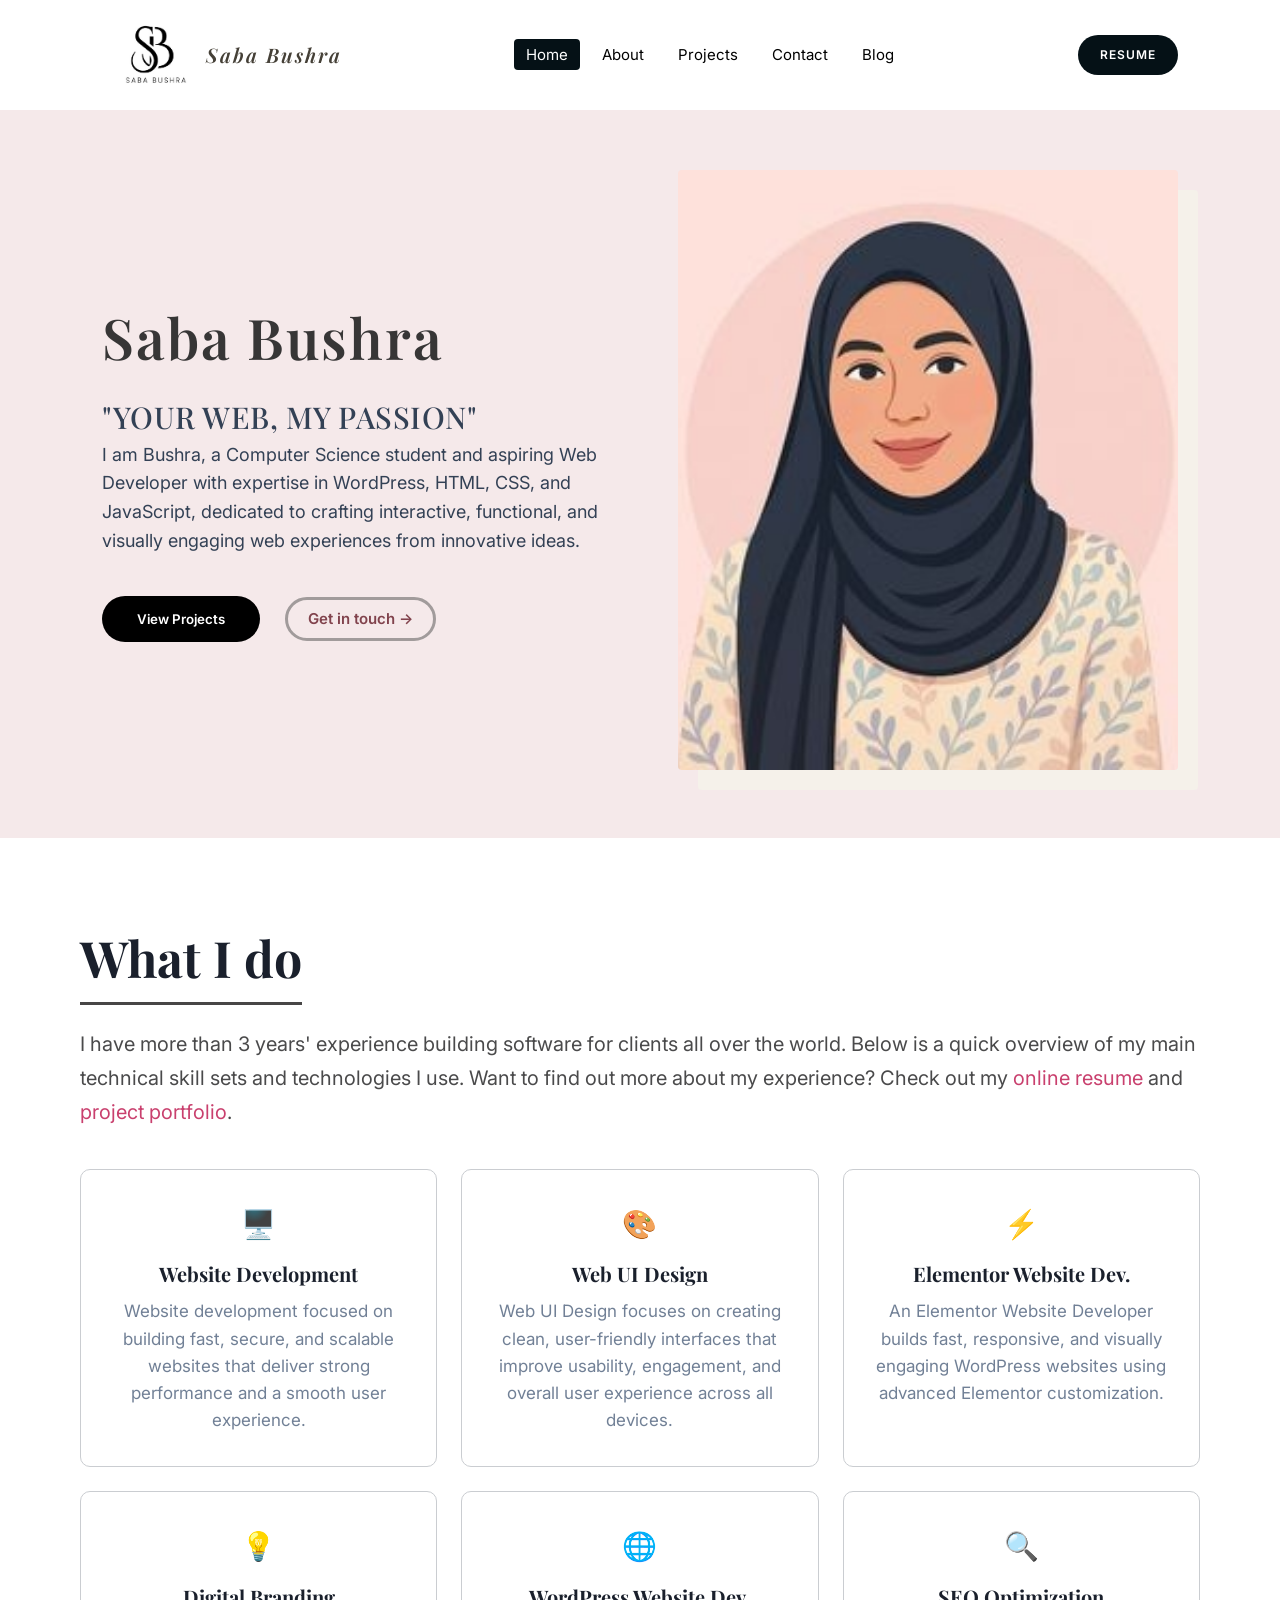
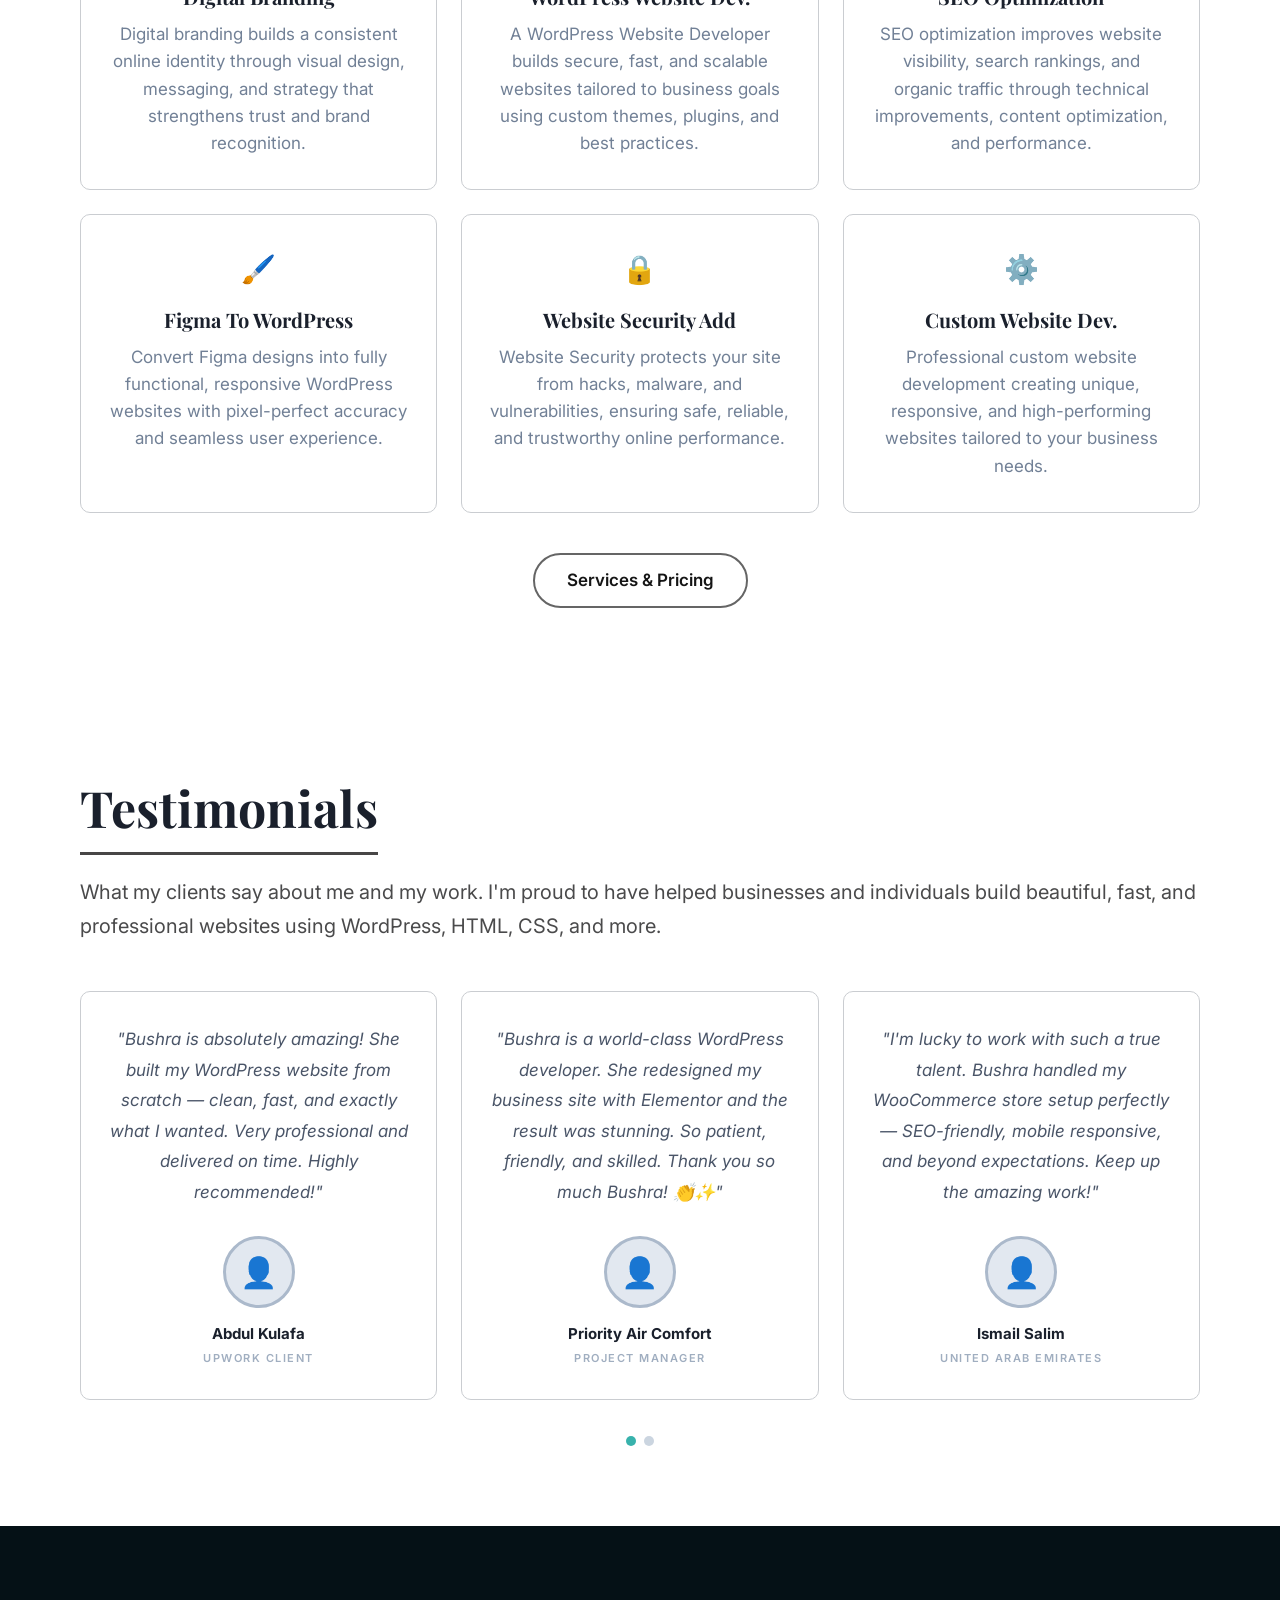
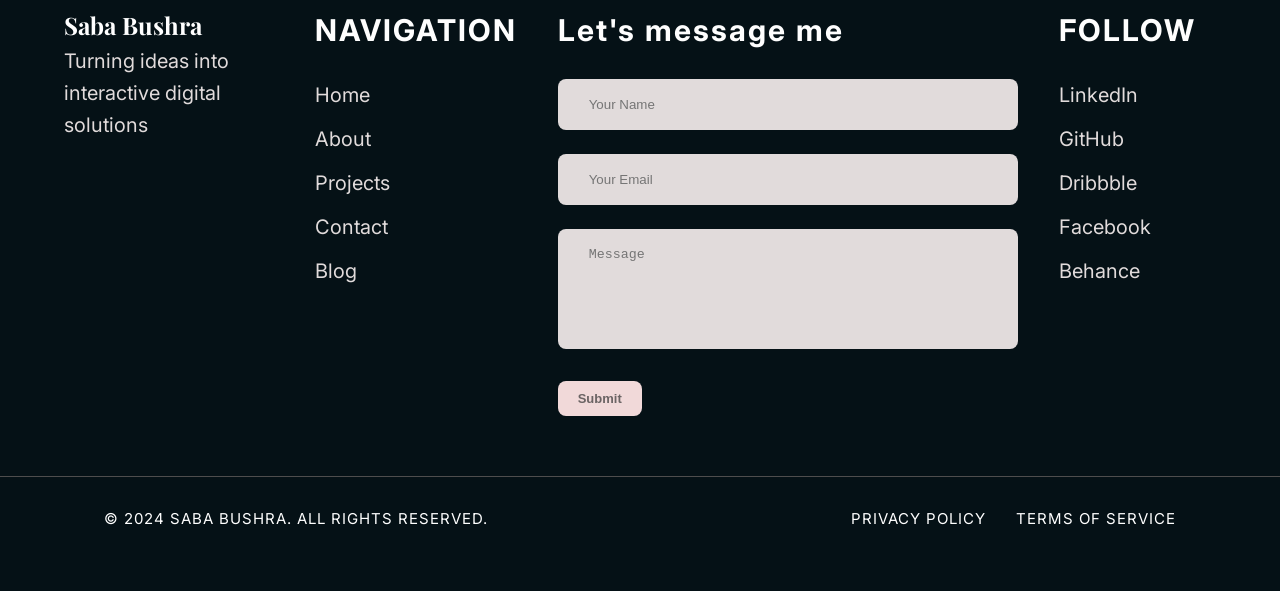
<file: index.html>
<!DOCTYPE html>
<html lang="en">

<head>
    <meta charset="UTF-8">
    <meta name="viewport" content="width=device-width, initial-scale=1.0">
    <title>Home - Saba Bushra</title>
    <link
        href="https://fonts.googleapis.com/css2?family=Playfair+Display:ital,wght@0,400;0,700;1,400&family=Inter:wght@300;400;600&display=swap"
        rel="stylesheet">
    <link rel="stylesheet" href="style.css">
    <link rel="shortcut icon" href="images/bushra_pic.jpg" type="image/x-icon">
    <style>
            * { margin: 0; padding: 0; box-sizing: border-box; }

    body {
      font-family: 'Inter', sans-serif;
      background: #fff;
      color: #2d3748;
    }

/* section warppar*/
    .what-i-do {
      max-width: 1200px;
      margin: 0 auto;
      padding: 80px 40px;
    }

/* heading */
    .what-i-do h2 {
      font-size: 50px;
      font-weight: 700;
      color: #1a202c;
      margin-bottom: 6px;

      /* underline*/
      display: inline-block;
      border-bottom: 3px solid rgb(71, 70, 70);
      padding-bottom: 4px;
    }
/* what i do er nicher text */
    .what-i-do .subtitle {
      font-size: 20px;
      color: #4a4a4b;
      line-height: 1.7;
      margin: 16px 0 40px;
      max-width: 1200px;
    }

    .what-i-do .subtitle a {
      color: rgb(201, 64, 110);
      text-decoration: none;
    }
    .what-i-do .subtitle a:hover {
      text-decoration: underline;
    }

 /* grid*/
    .services-grid {
      display: grid;
      grid-template-columns: repeat(3, 1fr); /* 3 columns */
      gap: 24px;
      margin-bottom: 40px;
    }

/* each card*/
    .card {
      border: 1px solid #2a2a2b;
      border-radius: 8px;
      padding: 36px 28px;
      transition: box-shadow 0.3s ease, border-color 0.3s ease;
    }

    .card:hover {
      box-shadow: 0 4px 20px rgba(0,0,0,0.08);
      border-color:rgb(185, 42, 90);
    }

 /* icon */
    .card .icon {
      font-size: 28px;
      margin-bottom: 12px;
    }

/* card er title */
    .card h3 {
      font-size: 20px;
      font-weight: 700;
      color: #1a202c;
      margin-bottom: 8px;
    }

/* card text */
    .card p {
      font-size: 17px;
      color: #718096;
      line-height: 1.6;
    }

/* button */
    .btn-wrap {
      text-align: center;
    }

    .btn {
      display: inline-block;
      padding: 12px 32px;
      border: 2px solid #656565;
      border-radius: 50px;
      color: #151515;
      font-size: 17px;
      font-weight: 600;
      text-decoration: none;
      transition: all 0.3s ease;
    }

    .btn:hover {
      background: rgb(235, 202, 213);
      /* color: #fff; */
    }

/* responsive: 2 columns on tablet */
    @media (max-width: 720px) {
      .services-grid { grid-template-columns: repeat(2, 1fr); }
    }

/* responsive: 1 column on mobile */
    @media (max-width: 480px) {
      .services-grid { grid-template-columns: 1fr; }
      .what-i-do h2 { font-size: 28px; }
    }

/* style for testimonial */

   * { margin: 0; padding: 0; box-sizing: border-box; }

    body {
      font-family: 'Inter', sans-serif;
      background: #fff;
      color: #2d3748;
    }

    /* section */
    .testimonials {
      max-width: 1200px;
      margin: 0 auto;
      padding: 80px 40px;
    }

    /* heading */
    .testimonials h2 {
      font-size: 50px;
      font-weight: 700;
      color:  #1a202c;
      display: inline-block;
      border-bottom: 3px solid  rgb(71, 70, 70);
      padding-bottom: 4px;
      margin-bottom: 20px;
    }

    /* subtitle */
    .testimonials .subtitle {
      font-size: 20px;
      color:  #4a4a4b;
      line-height: 1.7;
      max-width: 1200px;
      margin-bottom: 48px;
    }

    /* slider container */
    .slider-wrapper {
      overflow: hidden;       
    }

    .slider-track {
      display: flex;
      gap: 24px;
      transition: transform 0.4s ease;  /* smooth slide animation */
    }

    /* each card */
    .card {
      min-width: calc(33.333% - 16px);  /* 3 cards visible */
      border: 1px solid #cacdd1;
      border-radius: 10px;
      padding: 32px 28px;
      display: flex;
      flex-direction: column;
      align-items: center;
      text-align: center;
      transition: box-shadow 0.3s;
    }

    .card:hover {
      box-shadow: 0 6px 24px rgba(0,0,0,0.09);
      border-color: rgb(165, 69, 85);
    }

  /* next quote */
    .card .quote {
      font-size: 17px;
      color: #4a5568;
      font-style: italic;
      line-height: 1.8;
      margin-bottom: 28px;
      flex: 1;
    }

   
    .card .avatar {
      width: 72px;
      height: 72px;
      border-radius: 50%;
      object-fit: cover;
      margin-bottom: 14px;
      border: 3px solid #abb9cb;
      background: #e2e8f0;
      display: flex;
      align-items: center;
      justify-content: center;
      font-size: 30px; 
      overflow: hidden;
    }

    .card .avatar img {
      width: 100%;
      height: 100%;
      object-fit: cover;
    }

    /* name */
    .card .name {
      font-size: 15px;
      font-weight: 700;
      color: #1a202c;
      margin-bottom: 4px;
    }

    /* role */
    .card .role {
      font-size: 11px;
      font-weight: 600;
      letter-spacing: 1.5px;
      text-transform: uppercase;
      color: #a0aec0;
    }

    /* dots */
    .dots {
      display: flex;
      justify-content: center;
      gap: 8px;
      margin-top: 36px;
    }

    .dot {
      width: 10px;
      height: 10px;
      border-radius: 50%;
      background: #cbd5e0;
      cursor: pointer;
      border: none;
      transition: background 0.3s;
    }

    .dot.active {
      background: #38b2ac;
    }

    /* responsive */
    @media (max-width: 768px) {
      .card { min-width: calc(50% - 12px); }
    }

    @media (max-width: 500px) {
      .card { min-width: 100%; }
      .testimonials { padding: 60px 20px; }
    }

    </style>
</head>

<body>

    <nav>
        <div class="logo">
            <a href="index.html">
                <img src="images/SB_logo.jpeg" alt="Saba Bushra Logo">
            </a>
            <h2 class="brand-name">Saba Bushra</h2>
        </div>
        <ul class="nav-links">
            <li><a href="index.html" class="active">Home</a></li>
            <li><a href="about.html">About</a></li>
            <li><a href="project.html">Projects</a></li>
            <li><a href="contact.html">Contact</a></li>
            <li><a href="blog_page.html">Blog</a></li>
        </ul>
        <a href="resume.html" class="resume-btn">RESUME</a>
    </nav>

    <section class="hero">
        <div class="hero-text">
            <h1>Saba Bushra</h1>

            <!-- <span class="category">COMPUTER SCIENCE STUDENT</span> -->

            <h2 class="hero-tagline">"YOUR WEB, MY PASSION"<br></h2>
            <p>I am Bushra, a Computer Science student and aspiring Web Developer with expertise in WordPress, HTML, CSS, and JavaScript, dedicated to crafting interactive, functional, and visually engaging web experiences from innovative ideas.</p>

            <div class="hero-btns">
              <a href="project.html"><button class="btn-black">View Projects</button></a>
                <a href="contact.html" class="btn-contact">Get in touch →</a>
            </div>
        </div>
        <div class="hero-image">
            <img src="images/bushra_pic.jpg" alt="Bushra_profile">
        </div>
    </section>




<section class="what-i-do">

  <!-- Heading -->
  <h2>What I do</h2>

  <!-- Subtitle -->
  <p class="subtitle">
    I have more than 3 years' experience building software for clients all over the world.
    Below is a quick overview of my main technical skill sets and technologies I use.
    Want to find out more about my experience? Check out my
    <a href="#">online resume</a> and <a href="#">project portfolio</a>.
  </p>

  <!-- Cards Grid -->
  <div class="services-grid">

    <!-- 1 -->
    <div class="card">
      <div class="icon">🖥️</div>
      <h3>Website Development</h3>
      <p>Website development focused on building fast, secure, and scalable websites that deliver strong performance and a smooth user experience.</p>
    </div>

    <!-- 2 -->
    <div class="card">
      <div class="icon">🎨</div>
      <h3>Web UI Design</h3>
      <p>Web UI Design focuses on creating clean, user-friendly interfaces that improve usability, engagement, and overall user experience across all devices.</p>
    </div>

    <!-- 3 -->
    <div class="card">
      <div class="icon">⚡</div>
      <h3>Elementor Website Dev.</h3>
      <p>An Elementor Website Developer builds fast, responsive, and visually engaging WordPress websites using advanced Elementor customization.</p>
    </div>

    <!-- 4 -->
    <div class="card">
      <div class="icon">💡</div>
      <h3>Digital Branding</h3>
      <p>Digital branding builds a consistent online identity through visual design, messaging, and strategy that strengthens trust and brand recognition.</p>
    </div>

    <!-- 5 -->
    <div class="card">
      <div class="icon">🌐</div>
      <h3>WordPress Website Dev.</h3>
      <p>A WordPress Website Developer builds secure, fast, and scalable websites tailored to business goals using custom themes, plugins, and best practices.</p>
    </div>

 <!-- 6 -->
    <div class="card">
      <div class="icon">🔍</div>
      <h3>SEO Optimization</h3>
      <p>SEO optimization improves website visibility, search rankings, and organic traffic through technical improvements, content optimization, and performance.</p>
    </div>


    <!-- 7 -->
    <div class="card">
      <div class="icon">🖌️</div>
      <h3>Figma To WordPress</h3>
      <p>Convert Figma designs into fully functional, responsive WordPress websites with pixel-perfect accuracy and seamless user experience.</p>
    </div>

    <!-- 8 -->
    <div class="card">
      <div class="icon">🔒</div>
      <h3>Website Security Add</h3>
      <p>Website Security protects your site from hacks, malware, and vulnerabilities, ensuring safe, reliable, and trustworthy online performance.</p>
    </div>

    <!-- 9 -->
    <div class="card">
      <div class="icon">⚙️</div>
      <h3>Custom Website Dev.</h3>
      <p>Professional custom website development creating unique, responsive, and high-performing websites tailored to your business needs.</p>
    </div>


  </div>

  <!-- Button -->
  <div class="btn-wrap">
    <a href="#" class="btn">Services &amp; Pricing</a>
  </div>

</section>




<section class="testimonials">

  <!-- Heading -->
  <h2>Testimonials</h2>

  <!-- Subtitle -->
  <p class="subtitle">
    What my clients say about me and my work. I'm proud to have helped businesses
    and individuals build beautiful, fast, and professional websites using WordPress,
    HTML, CSS, and more.
  </p>

  <!-- Slider -->
  <div class="slider-wrapper">
    <div class="slider-track" id="sliderTrack">

      <!-- Card 1 -->
      <div class="card">
        <p class="quote">"Bushra is absolutely amazing! She built my WordPress website from scratch — clean, fast, and exactly what I wanted. Very professional and delivered on time. Highly recommended!"</p>
        <div class="avatar">👤</div>
        <p class="name">Abdul Kulafa</p>
        <p class="role">Upwork Client</p>
      </div>

      <!-- Card 2 -->
      <div class="card">
        <p class="quote">"Bushra is a world-class WordPress developer. She redesigned my business site with Elementor and the result was stunning. So patient, friendly, and skilled. Thank you so much Bushra! 👏✨"</p>
        <div class="avatar">👤</div>
        <p class="name">Priority Air Comfort</p>
        <p class="role">Project Manager</p>
      </div>

      <!-- Card 3 -->
      <div class="card">
        <p class="quote">"I'm lucky to work with such a true talent. Bushra handled my WooCommerce store setup perfectly — SEO-friendly, mobile responsive, and beyond expectations. Keep up the amazing work!"</p>
        <div class="avatar">👤</div>
        <p class="name">Ismail Salim</p>
        <p class="role">United Arab Emirates</p>
      </div>

      <!-- Card 4 -->
      <div class="card">
        <p class="quote">"Best freelancer I've ever worked with for web development. Bushra fixed all my HTML and CSS issues quickly and made my site look so professional. Will hire again for sure!"</p>
        <div class="avatar">👤</div>
        <p class="name">Sarah Mitchell</p>
        <p class="role">Small Business Owner</p>
      </div>

      <!-- Card 5 -->
      <div class="card">
        <p class="quote">"Bushra built my Shopify store and optimized it for SEO. Sales have improved a lot since the launch. She really knows what she's doing. Very responsive and easy to work with. 5 stars!"</p>
        <div class="avatar">👤</div>
        <p class="name">James Okafor</p>
        <p class="role">eCommerce Seller</p>
      </div>

      <!-- Card 6 -->
      <div class="card">
        <p class="quote">"Bushra converted my Figma design to WordPress perfectly — pixel-perfect! She is very skilled in HTML, CSS, and Elementor. Communication was great throughout the project. 100% recommend!"</p>
        <div class="avatar">👤</div>
        <p class="name">Lena Hoffmann</p>
        <p class="role">UI Designer, Germany</p>
      </div>

    </div>
  </div>

  <!-- Dots -->
  <div class="dots" id="dots"></div>

</section>
<script>
  const track = document.getElementById('sliderTrack');
  const dotsContainer = document.getElementById('dots');
  const cards = Array.from(track.querySelectorAll('.card'));
  const totalSlides = Math.ceil(cards.length / 3);
  let current = 0;

  // Create dots
  for (let i = 0; i < totalSlides; i++) {
    const dot = document.createElement('button');
    dot.classList.add('dot');
    if (i === 0) dot.classList.add('active');
    dot.addEventListener('click', () => goTo(i));
    dotsContainer.appendChild(dot);
  }

  function goTo(index) {
    current = index;

    // Get the full width of one card INCLUDING gap
    const cardStyle = window.getComputedStyle(cards[0]);
    const cardWidth = cards[0].offsetWidth + 24; // 24 = gap

    // Move by 3 cards at a time
    track.style.transform = `translateX(-${current * 3 * cardWidth}px)`;

    // Update dots
    document.querySelectorAll('.dot').forEach((d, i) => {
      d.classList.toggle('active', i === current);
    });
  }

  // Auto slide every 4 seconds
  setInterval(() => {
    goTo((current + 1) % totalSlides);
  }, 4000);
</script>




    <footer class="main-footer">
        <div class="footer-container">
            <div class="footer-brand">
                <h2 class="footer-brand-name">Saba Bushra</h2>
                <p class="brand-desc">Turning ideas into interactive digital solutions</p>

            </div>

            <div class="footer-nav-group">
                <div class="footer-col">
                    <h4>NAVIGATION</h4>
                    <ul>
                        <li><a href="index.html">Home</a></li>
                        <li><a href="about.html">About</a></li>
                        <li><a href="project.html">Projects</a></li>
                        <li><a href="contact.html">Contact</a></li>
                        <li><a href="blog_page.html">Blog</a></li>
                    </ul>
                </div>

                <div class="footer-col">
                    <h4>Let's message me</h4>
                    <div class="">
                    <input type="text" name="" id="" placeholder="Your Name">
                </div>
                <div class="">
                    <input type="text" name="" id="" placeholder="Your Email">
                </div>
                <div class="">
                    <textarea rows="10" name="" id="" placeholder="Message"></textarea>
                </div>
                <input class="btn-submit" type="submit" value="Submit">
                </div>

                <div class="footer-col">
                    <h4>FOLLOW</h4>
                    <ul>
                        <li><a href="https://www.linkedin.com/in/sumiya-akther-bushra-373bb9369/">LinkedIn</a></li>
                        <li><a href="https://github.com/SabaBushra-tech">GitHub</a></li>
                        <li><a href="https://dribbble.com/webfluxx">Dribbble</a></li>
                        <li><a href="https://www.facebook.com/profile.php?id=61579808576117">Facebook</a></li>
                        <li><a href="https://www.behance.net/sababushra">Behance</a></li>
                    </ul>
                </div>
            </div>
        </div>

        <div class="footer-bottom">
            <div class="footer-bottom-content">
                <p>© 2024 SABA BUSHRA. ALL RIGHTS RESERVED.</p>
                <div class="legal-links">
                    <a href="#">PRIVACY POLICY</a>
                    <a href="#">TERMS OF SERVICE</a>
                </div>
            </div>
        </div>
    </footer>


</body>

</html>
</file>
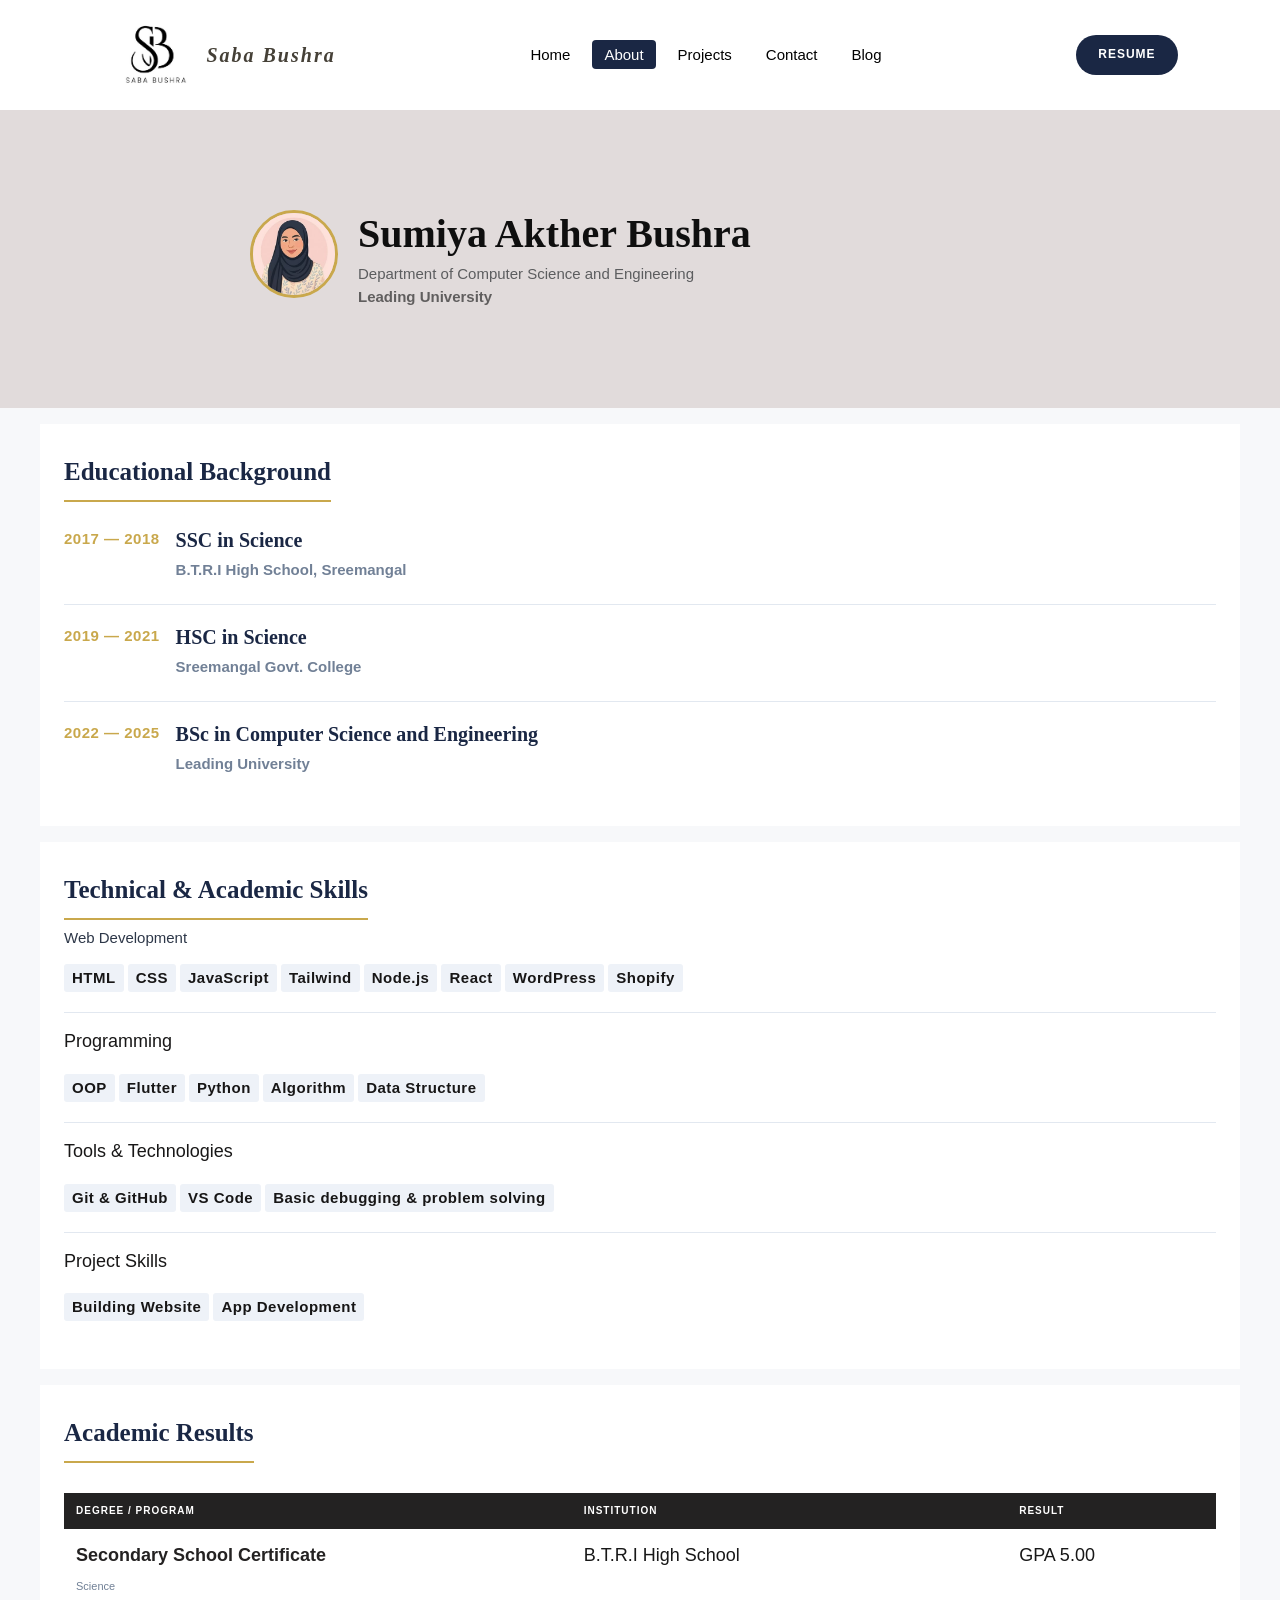
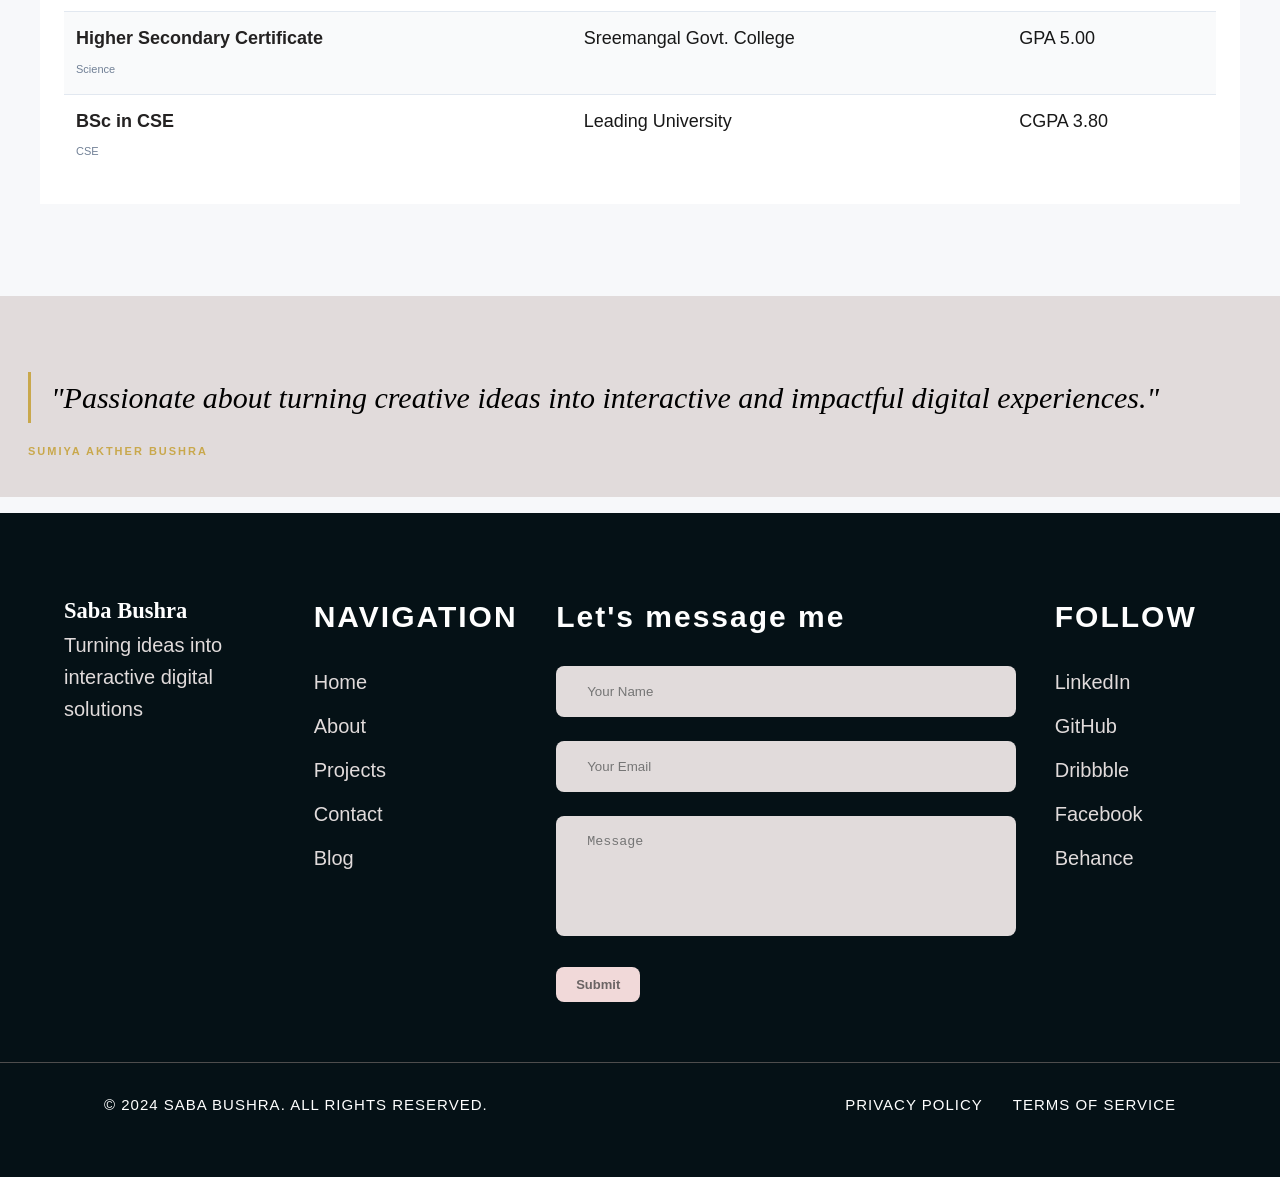
<file: about.html>
<!DOCTYPE html>
<html lang="en">
<head>
    <meta charset="UTF-8">
    <meta name="viewport" content="width=device-width, initial-scale=1.0">
    <title>About - Saba Bushra</title>
    <link rel="stylesheet" href="style.css">
    <link rel="stylesheet" href="about_style.css">
    <link rel="shortcut icon" href="images/bushra_pic.jpg" type="image/x-icon">
</head>
<body>
    <!-- header -->
    <nav>
        <div class="logo">
            <a href="index.html">
                <img src="images/SB_logo.jpeg" alt="Saba Bushra Logo">
            </a>
            <h2 class="brand-name">Saba Bushra</h2>
        </div>
        <ul class="nav-links">
            <li><a href="index.html">Home</a></li>
            <li><a href="about.html" class="active">About</a></li>
            <li><a href="project.html">Projects</a></li>
            <li><a href="contact.html">Contact</a></li>
            <li><a href="blog_page.html">Blog</a></li>
        </ul>
        <a href="resume.html" class="resume-btn">RESUME</a>
    </nav>


<!-- hero section -->
<div class="hero">
  <div class="hero-inner">
    <div class="hero-photo">
        <img src="images/bushra_pic.jpg" alt="Sumiya Akther Bushra">
    </div>
    <div class="hero-info">
      <h1>Sumiya Akther Bushra</h1>
      <div class="dept">
        Department of Computer Science and Engineering<br>
        <strong>Leading University</strong>
      </div>
    </div>
  </div>
</div>

<div class="page">

  <!-- education -->
  <div class="section">
    <div class="section-title">Educational Background</div>
    <div class="timeline">

      <div class="timeline-item">
        <div class="timeline-year">2017 — 2018</div>
        <div class="timeline-content">
          <h3>SSC in Science</h3>
          <div class="institution">B.T.R.I High School, Sreemangal</div>
        </div>
      </div>

      <div class="timeline-item">
        <div class="timeline-year">2019 — 2021</div>
        <div class="timeline-content">
          <h3>HSC in Science</h3>
          <div class="institution">Sreemangal Govt. College</div>
        </div>
      </div>

      <div class="timeline-item">
        <div class="timeline-year">2022 — 2025</div>
        <div class="timeline-content">
          <h3>BSc in Computer Science and Engineering</h3>
          <div class="institution">Leading University</div>
        </div>
      </div>

    </div>
  </div>

  <!-- skills -->
  <div class="section">
    <div class="section-title">Technical & Academic Skills</div>
    <p class="skills-intro1">Web Development</p>

    <div class="skill-item">
      <span class="skill-tag">HTML</span><span class="skill-tag">CSS</span><span class="skill-tag">JavaScript</span><span class="skill-tag">Tailwind</span><span class="skill-tag">Node.js</span><span class="skill-tag">React</span><span class="skill-tag">WordPress</span><span class="skill-tag">Shopify</span>
    </div>

    <div class="skill-item">
    <p class="skills-intro">Programming</p>
      <span class="skill-tag">OOP</span><span class="skill-tag">Flutter</span><span class="skill-tag">Python</span><span class="skill-tag">Algorithm</span><span class="skill-tag">Data Structure</span>
    </div>

    <div class="skill-item">
        <p class="skills-intro">Tools & Technologies</p>
      <span class="skill-tag">Git & GitHub</span><span class="skill-tag">VS Code</span><span class="skill-tag">Basic debugging & problem solving</span>
    </div>

    <div class="skill-item">
         <p class="skills-intro">Project Skills</p>
      <span class="skill-tag">Building Website</span><span class="skill-tag">App Development</span>
    </div>

  </div>

  <!-- academic results er part -->
  <div class="section">
    <div class="section-title">Academic Results</div>
     <br><br>
    <table class="results-table">
      <thead>
        <tr>
          <th>Degree / Program</th>
          <th>Institution</th>
          <th>Result</th>
        </tr>
      </thead>
      <tbody>
        <tr>
          <td><span class="degree">Secondary School Certificate</span><span class="sub">Science</span></td>
          <td>B.T.R.I High School</td>
          <td>GPA 5.00</td>
        </tr>
        <tr>
          <td><span class="degree">Higher Secondary Certificate</span><span class="sub">Science</span></td>
          <td>Sreemangal Govt. College</td>
          <td>GPA 5.00</td>
        </tr>
        <tr>
          <td><span class="degree">BSc in CSE</span><span class="sub">CSE</span></td>
          <td>Leading University</td>
          <td>CGPA 3.80</td>
        </tr>
      </tbody>
    </table>
  </div>

</div>

<!-- footer er ager part ta -->
<div class="quote-block">
  <blockquote>
    "Passionate about turning creative ideas into interactive and impactful digital experiences."
  </blockquote>
  <div class="quote-author">Sumiya Akther Bushra</div>
</div>



    <footer class="main-footer">
        <div class="footer-container">
            <div class="footer-brand">
                <h2 class="footer-brand-name">Saba Bushra</h2>
                <p class="brand-desc">Turning ideas into interactive digital solutions</p>

            </div>

            <div class="footer-nav-group">
                <div class="footer-col">
                    <h4>NAVIGATION</h4>
                    <ul>
                        <li><a href="index.html">Home</a></li>
                        <li><a href="about.html">About</a></li>
                        <li><a href="project.html">Projects</a></li>
                        <li><a href="contact.html">Contact</a></li>
                        <li><a href="blog_page.html">Blog</a></li>
                    </ul>
                </div>

                <div class="footer-col">
                    <h4>Let's message me</h4>
                    <div class="">
                    <input type="text" name="" id="" placeholder="Your Name">
                </div>
                <div class="">
                    <input type="text" name="" id="" placeholder="Your Email">
                </div>
                <div class="">
                    <textarea rows="10" name="" id="" placeholder="Message"></textarea>
                </div>
                <input class="btn-submit" type="submit" value="Submit">
                </div>

                <div class="footer-col">
                    <h4>FOLLOW</h4>
                    <ul>
                        <li><a href="https://www.linkedin.com/in/sumiya-akther-bushra-373bb9369/">LinkedIn</a></li>
                        <li><a href="https://github.com/SabaBushra-tech">GitHub</a></li>
                        <li><a href="https://dribbble.com/webfluxx">Dribbble</a></li>
                        <li><a href="https://www.facebook.com/profile.php?id=61579808576117">Facebook</a></li>
                        <li><a href="https://www.behance.net/sababushra">Behance</a></li>
                    </ul>
                </div>
            </div>
        </div>

        <div class="footer-bottom">
            <div class="footer-bottom-content">
                <p>© 2024 SABA BUSHRA. ALL RIGHTS RESERVED.</p>
                <div class="legal-links">
                    <a href="#">PRIVACY POLICY</a>
                    <a href="#">TERMS OF SERVICE</a>
                </div>
            </div>
        </div>
    </footer>
</body>
</html>
</file>
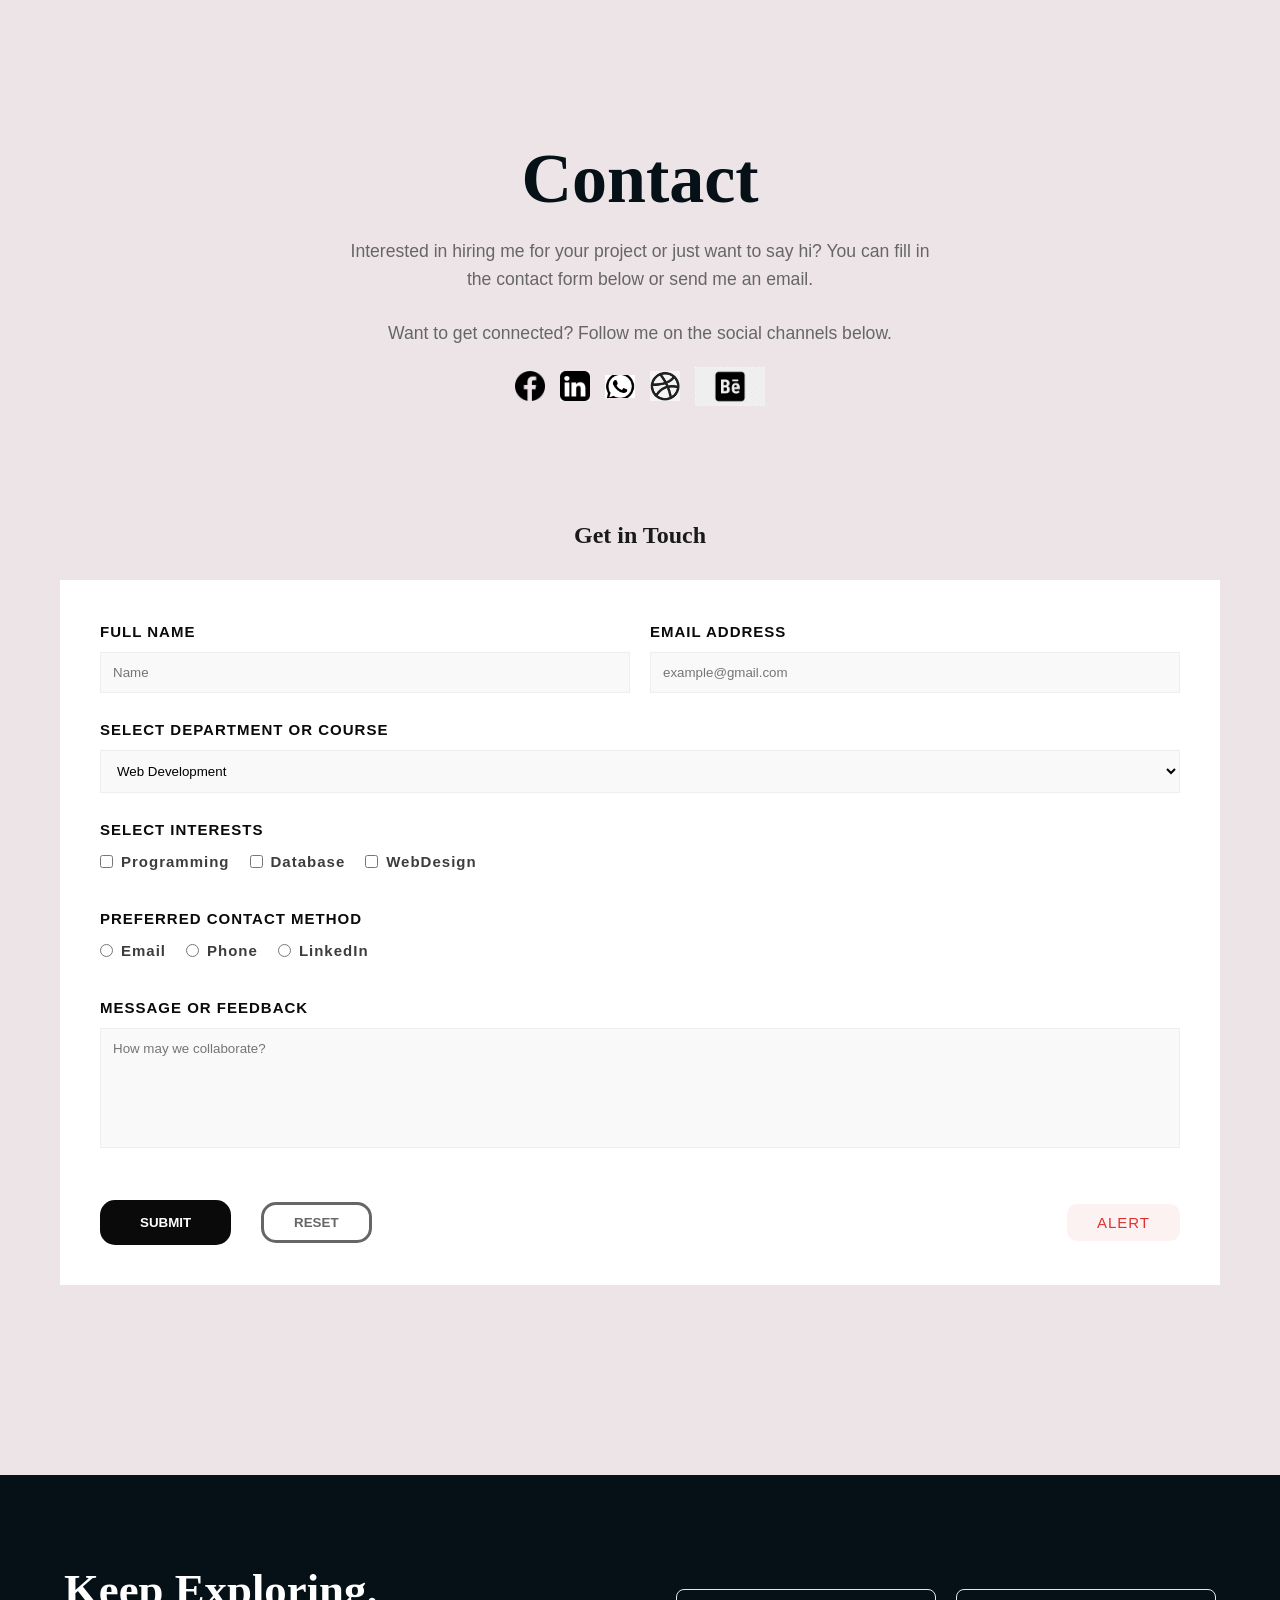
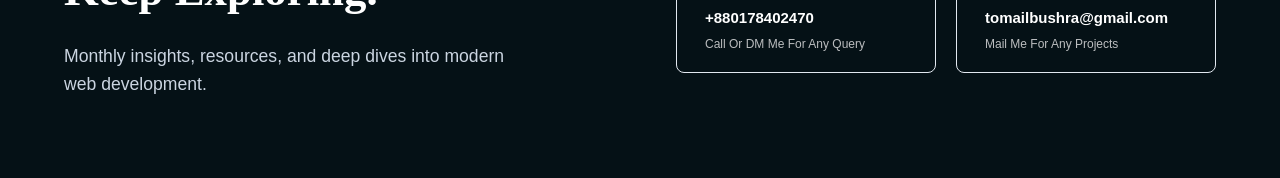
<file: contact.html>
<!DOCTYPE html>
<html lang="en">
<head>
    <meta charset="UTF-8">
    <meta name="viewport" content="width=device-width, initial-scale=1.0">
    <title>Contact Page - Saba Bushra</title>
    <link rel="stylesheet" href="style.css">
    <link rel="shortcut icon" href="images/bushra_pic.jpg" type="image/x-icon">
</head>

<body>


    <main class="page-content">
        <section class="contact-hero">
            <h1>Contact</h1>
            <p>Interested in hiring me for your project or just want to say hi? You can fill in the contact form below or send me an email.<br></p>
            <br>
            <p>Want to get connected? Follow me on the social channels below.</p>
            <div class="social-links-minimal">
                    <a href="https://www.facebook.com/profile.php?id=61579808576117">
                        <img src="images/facebook_icon.png" width="30">
                    </a>

                    <a href="https://www.linkedin.com/in/sumiya-akther-bushra-373bb9369/">
                        <img src="images/linkdin_icon.png" width="30">
                    </a>

                    <a href=" https://whatsapp.com">
                        <img src="images/whatsapp_icon.png" width="30">
                    </a>

                    <a href="https://dribbble.com/webfluxx">
                        <img src="images/dribble_icon.png" width="30">
                    </a>
                    <a href="https://www.behance.net/sababushra">
                        <img src="images/behance.jpg" width="70">
                    </a>

                </div>
        </section>
  

        <div class="contact-container">

      <h2>Get in Touch</h2>
      <br>
            <div class="contact-form-wrapper">
                <form class="actual-form">
                    <div class="input-group">
                        <div class="field">
                            <label>FULL NAME</label>
                            <input type="text" placeholder="Name">
                        </div>
                        <div class="field">
                            <label>EMAIL ADDRESS</label>
                            <input type="email" placeholder="example@gmail.com">
                        </div>
                    </div>

                    <div class="field full-width">
                        <label>SELECT DEPARTMENT OR COURSE</label>
                        <select>
                            <option>Web Development</option>
                            <option>Wordpress Website Dev.</option>
                            <option>UI/UX Design</option>
                            <option>Figma to Wordpress</option>
                        </select>
                    </div>

                    <div class="field full-width">
                        <label>SELECT INTERESTS</label>
                        <div class="checkbox-group">
                            <label><input type="checkbox"> Programming</label>
                            <label><input type="checkbox"> Database</label>
                            <label><input type="checkbox">WebDesign</label>
                        </div>
                    </div>

                    <div class="field full-width">
                        <label>PREFERRED CONTACT METHOD</label>
                        <div class="radio-group">
                            <label><input type="radio" name="method"> Email</label>
                            <label><input type="radio" name="method"> Phone</label>
                            <label><input type="radio" name="method"> LinkedIn</label>
                        </div>
                    </div>

                    <div class="field full-width">
                        <label>MESSAGE OR FEEDBACK</label>
                        <textarea placeholder="How may we collaborate?"></textarea>
                    </div>

                    <div class="form-buttons">
                        <button type="submit" class="btn-submit">SUBMIT</button>
                        <button type="reset" class="btn-reset">RESET</button>
                        <button type="button" class="btn-alert">ALERT</button>
                    </div>
                </form>
            </div>
        </div>
    </main>

    <section class="newsletter-dark">
        <div class="newsletter-content">
            <div class="news-text">
                <h2>Keep Exploring.</h2>
                <p>Monthly insights, resources, and deep dives into modern web development.</p>
            </div>
            <!-- <form class="news-form">
                <input type="email" placeholder="Enter your email">
                <button type="submit">SUBSCRIBE</button>
            </form> -->


  <!-- phone and email cards -->
  <div class="contact-cards">
    <a href="https://wa.me/8801725353925" class="contact-card">
      <div class="card-text">
        <strong>+880178402470</strong>
        <span>Call Or DM Me For Any Query</span>
      </div>
    </a>
    <a href="mailto:tomailbushra@gmail.com" class="contact-card">
      <div class="card-text">
        <strong>tomailbushra@gmail.com</strong>
        <span>Mail Me For Any Projects</span>
      </div>
    </a>
  </div>

</div>


        </div>
    </section>

</body>

</html>
</file>
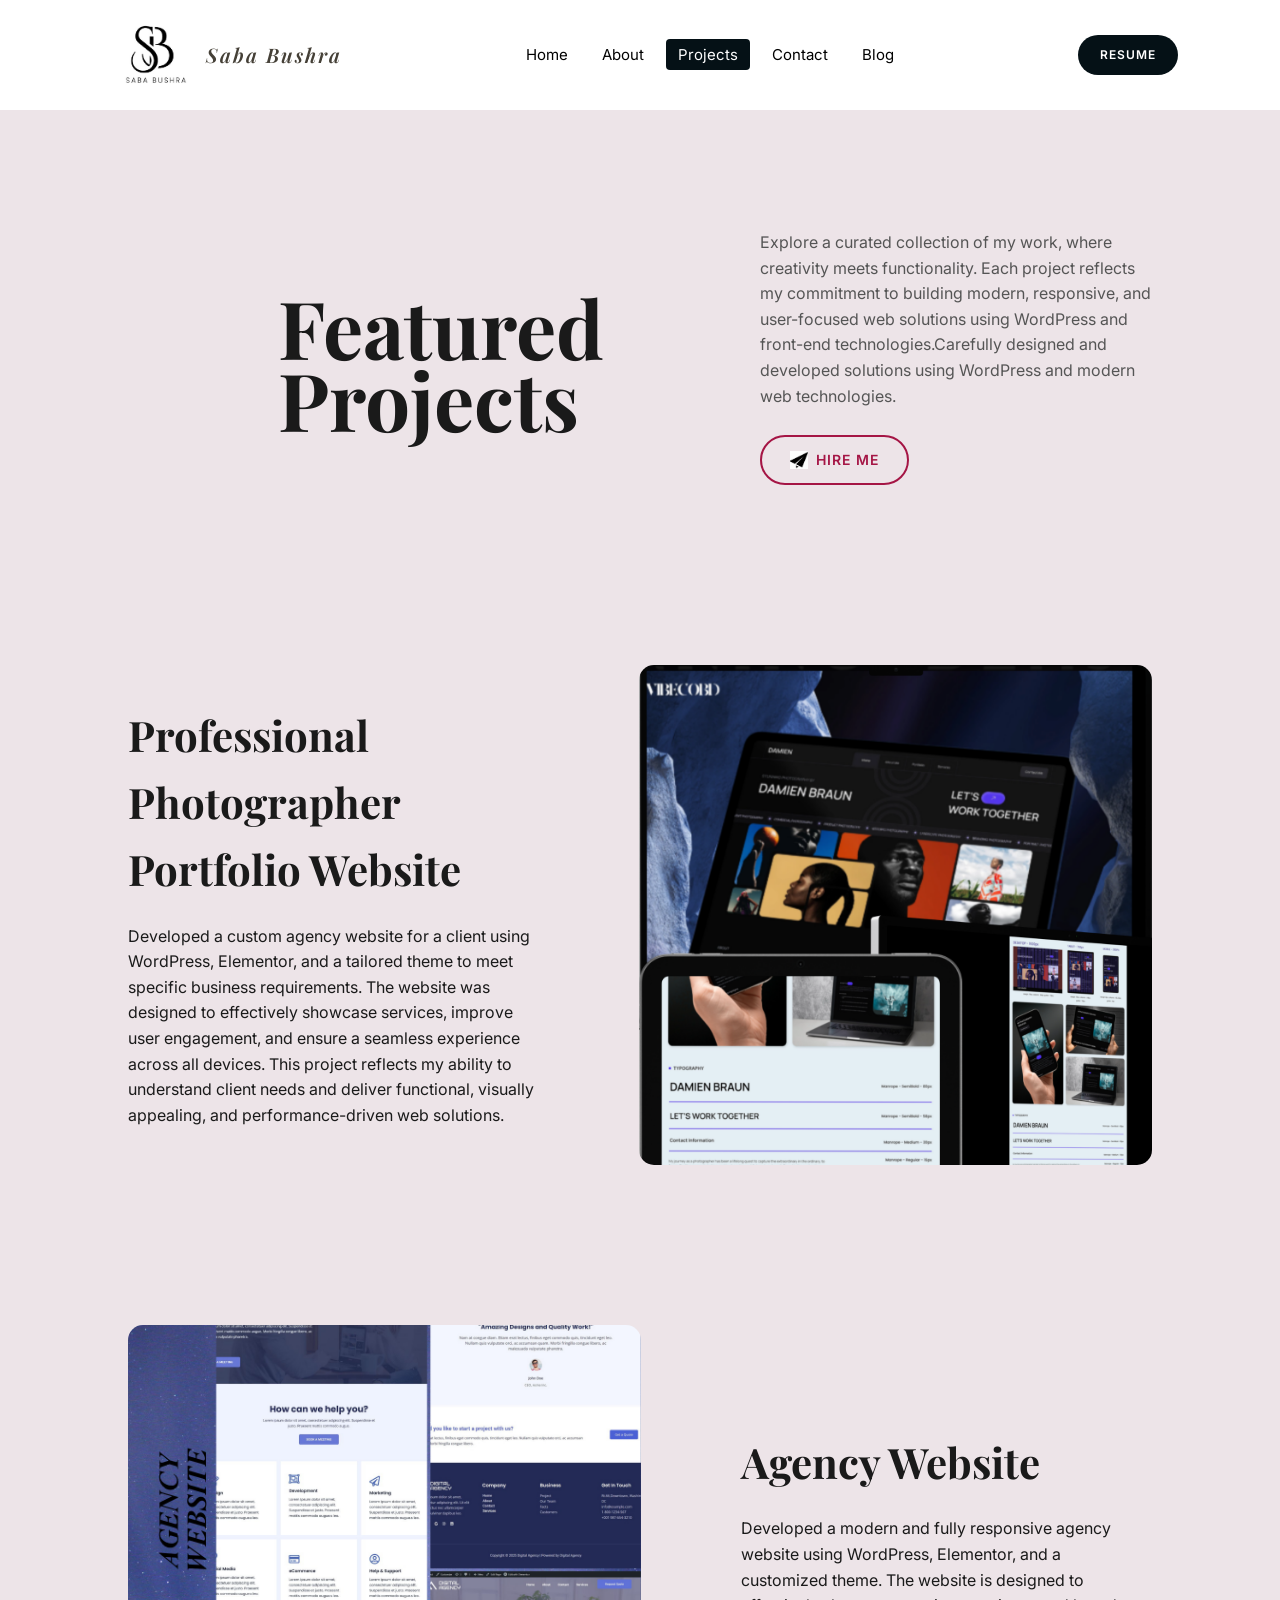
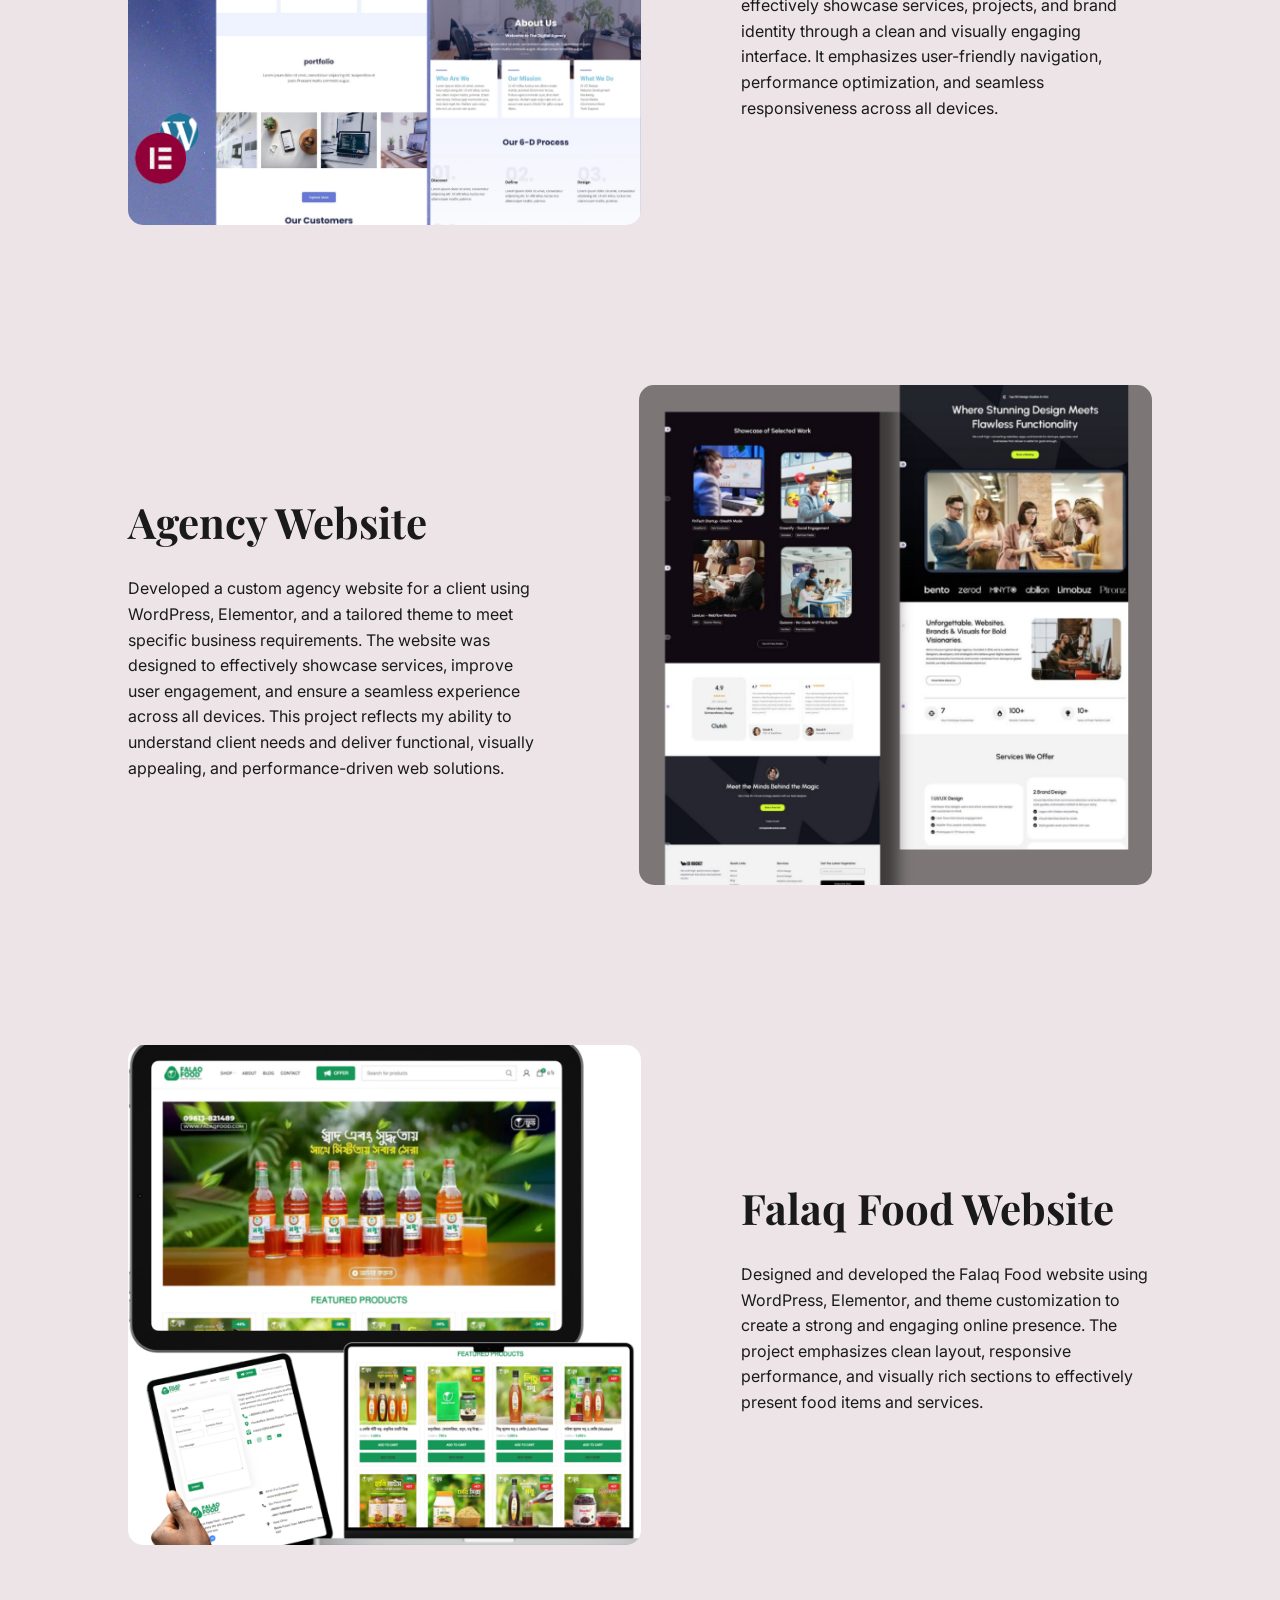
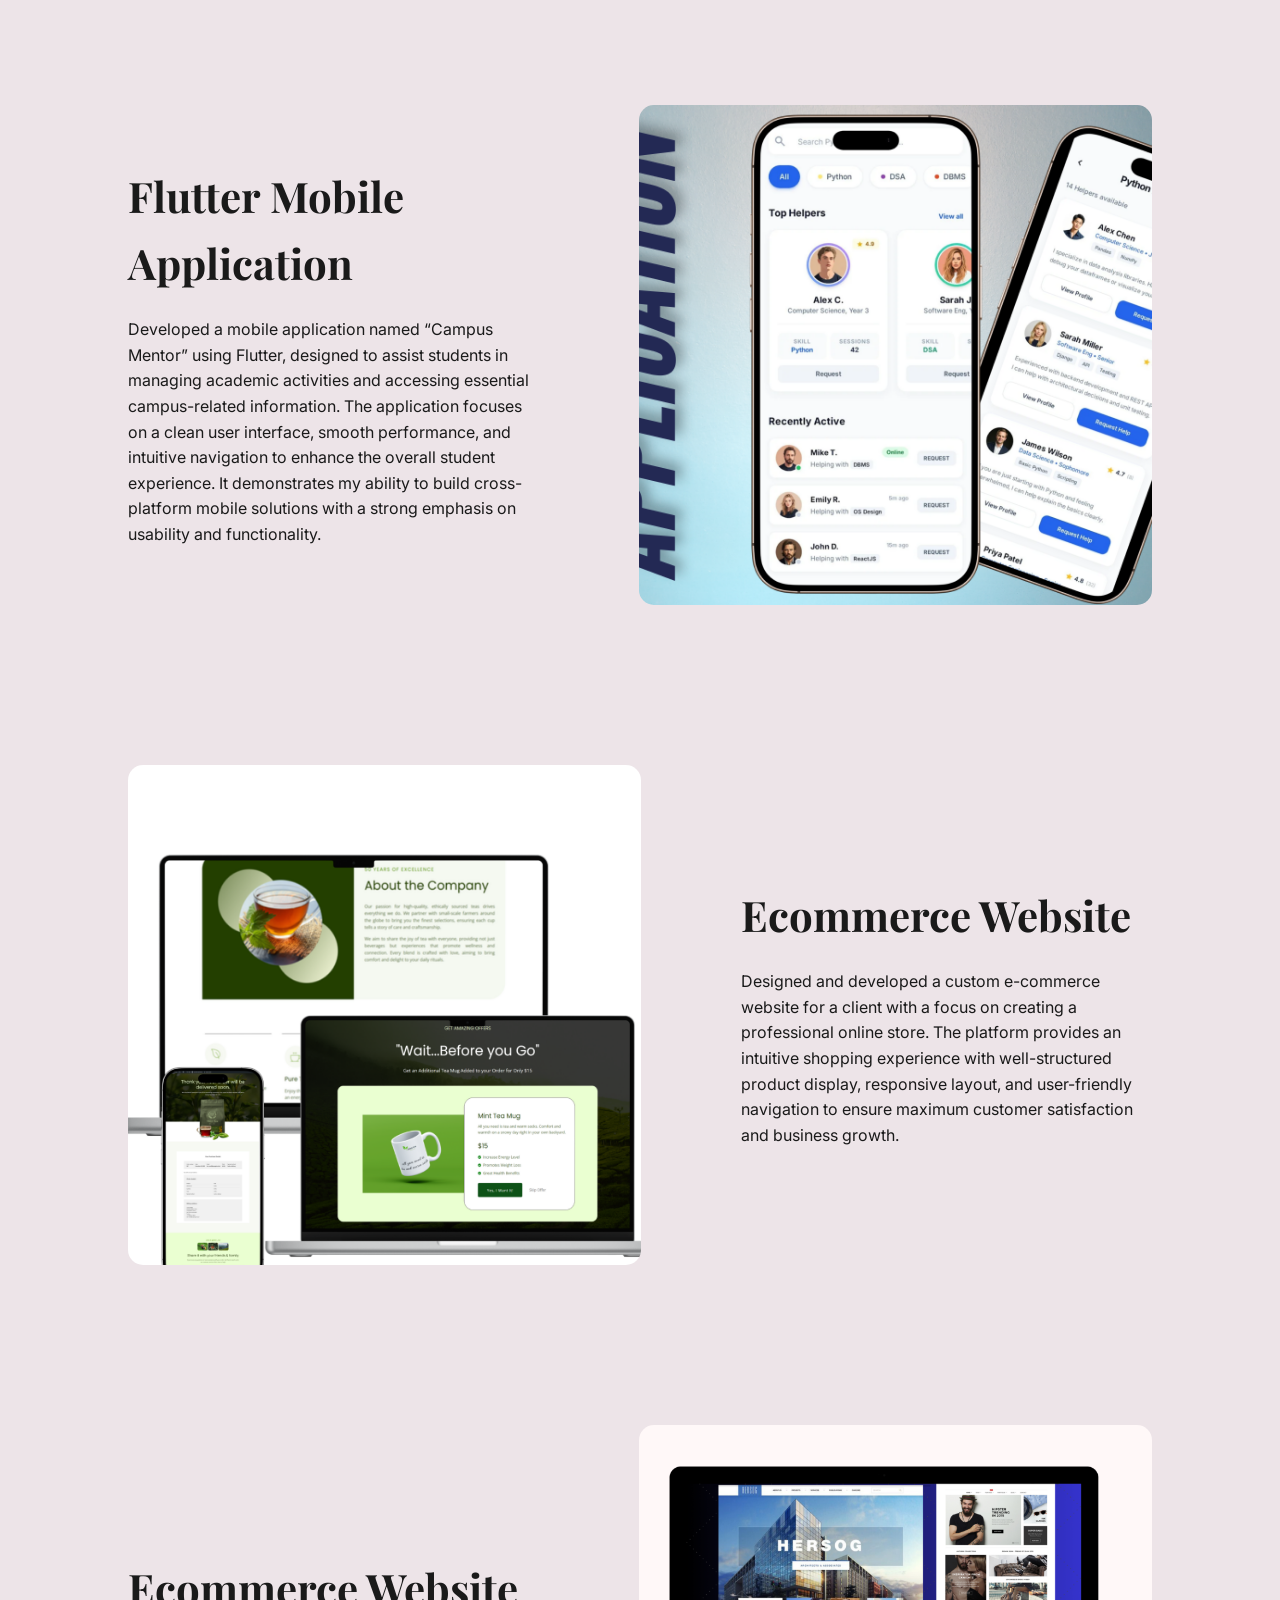
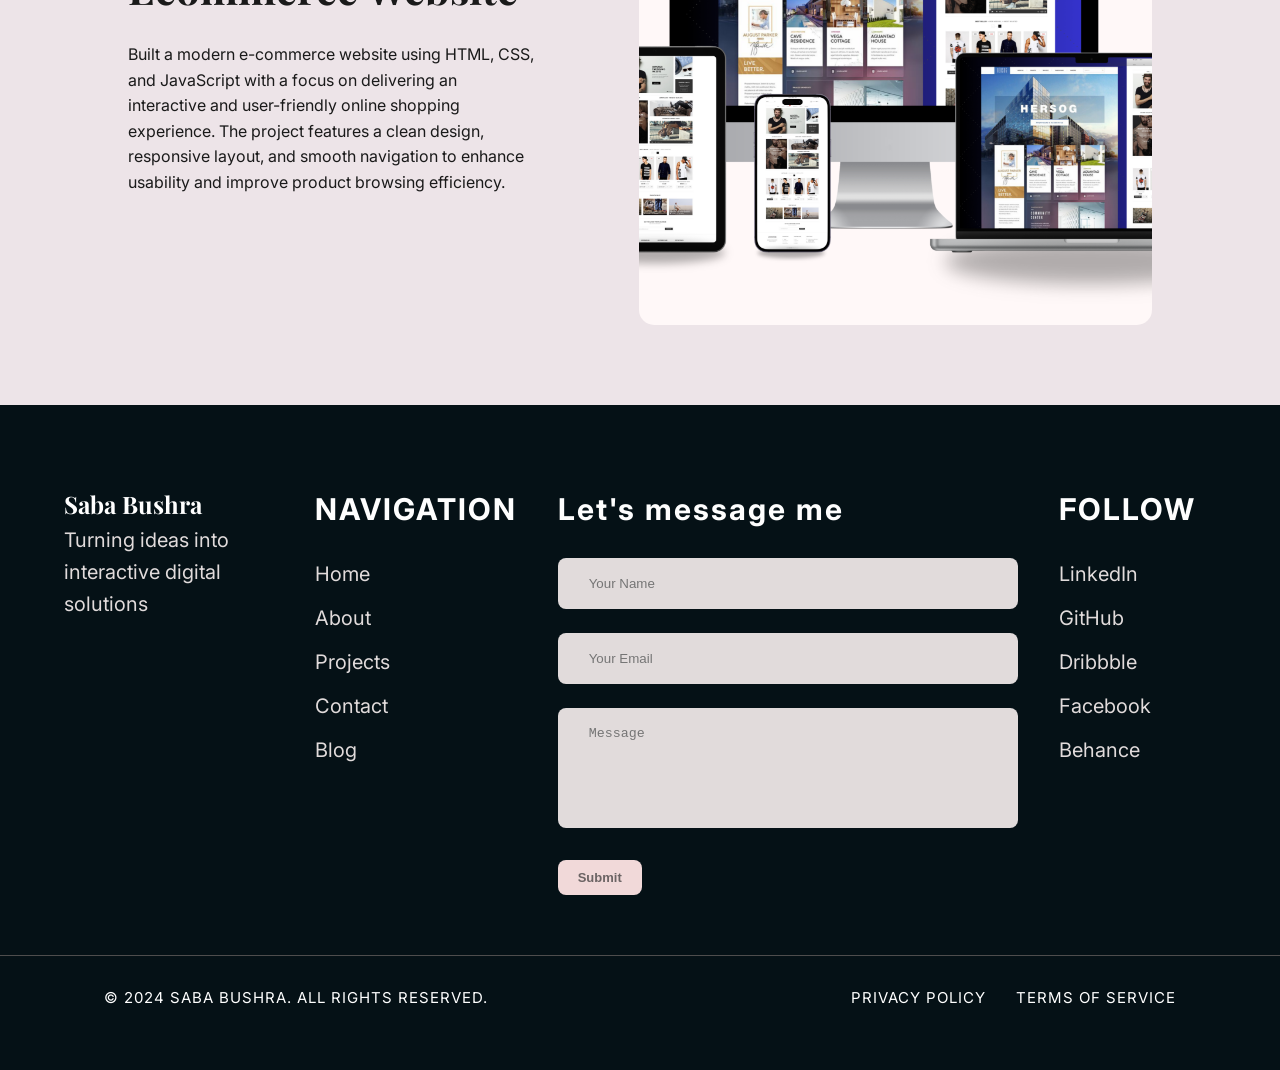
<file: project.html>
<!DOCTYPE html>
<html lang="en">

<head>
    <meta charset="UTF-8">
    <meta name="viewport" content="width=device-width, initial-scale=1.0">
    <title>Projects - Saba Bushra</title>
    <link
        href="https://fonts.googleapis.com/css2?family=Playfair+Display:ital,wght@0,400;0,700;1,400&family=Inter:wght@300;400;600&display=swap"
        rel="stylesheet">
    <link rel="stylesheet" href="style.css">
    <link rel="shortcut icon" href="images/bushra_pic.jpg" type="image/x-icon">
</head>

<body>

    <nav>
        <div class="logo">
            <a href="index.html">
                <img src="images/SB_logo.jpeg" alt="Saba Bushra Logo">
            </a>
            <h2 class="brand-name">Saba Bushra</h2>
        </div>
        <ul class="nav-links">
            <li><a href="index.html">Home</a></li>
            <li><a href="about.html">About</a></li>
            <li><a href="project.html" class="active">Projects</a></li>
            <li><a href="contact.html">Contact</a></li>
            <li><a href="blog_page.html">Blog</a></li>
        </ul>
        <a href="resume.html" class="resume-btn">RESUME</a>
    </nav>


    <main class="projects-wrapper">
        <header class="project-header">
            <span class="archive-vol"></span>
                <h1>Featured<br>Projects</h1>
                <div>
            <p class="header-desc">
                Explore a curated collection of my work, where creativity meets functionality. Each project reflects my commitment to building modern, responsive, and user-focused web solutions using WordPress and front-end technologies.Carefully designed and developed solutions using WordPress and modern web technologies.<br><br>
                   <!-- BUTTON -->
        <a href="#" class="btn-hire">
        <img src="images/send.jpg" alt="icon">HIRE ME</a>
            </p>

        </div>
        </header>


          <section class="project-item">
            <div class="project-info">
                <h2>Professional Photographer Portfolio Website</h2>
                <p>Developed a custom agency website for a client using WordPress, Elementor, and a tailored theme to meet specific business requirements. The website was designed to effectively showcase services, improve user engagement, and ensure a seamless experience across all devices. This project reflects my ability to understand client needs and deliver functional, visually appealing, and performance-driven web solutions.</p>

            </div>
            <div class="project-img-box dark-bg">
                <img src="images/project6.png">
            </div>
        </section>


        <section class="project-item alt-layout">
            <div class="project-img-box gray-bg">
                <img src="images/project2.png" alt="Agency Web site">
            </div>
            <div class="project-info">

                <h2>Agency Website</h2>
                <p>Developed a modern and fully responsive agency website using WordPress, Elementor, and a customized theme. The website is designed to effectively showcase services, projects, and brand identity through a clean and visually engaging interface. It emphasizes user-friendly navigation, performance optimization, and seamless responsiveness across all devices.</p>

            </div>
        </section>

          <section class="project-item">
            <div class="project-info">
                <h2>Agency Website</h2>
                <p>Developed a custom agency website for a client using WordPress, Elementor, and a tailored theme to meet specific business requirements. The website was designed to effectively showcase services, improve user engagement, and ensure a seamless experience across all devices. This project reflects my ability to understand client needs and deliver functional, visually appealing, and performance-driven web solutions.</p>

            </div>
            <div class="project-img-box dark-bg">
                <img src="images/project1.png">
            </div>
        </section>

                <section class="project-item alt-layout">
            <div class="project-img-box gray-bg">
                <img src="images/project4.png" alt="Agency Web site">
            </div>
            <div class="project-info">

                <h2>Falaq Food Website</h2>
                <p>Designed and developed the Falaq Food website using WordPress, Elementor, and theme customization to create a strong and engaging online presence. The project emphasizes clean layout, responsive performance, and visually rich sections to effectively present food items and services.</p>

            </div>
        </section>

        <section class="project-item">
            <div class="project-info">
                <h2>Flutter Mobile Application</h2>
                <p>Developed a mobile application named “Campus Mentor” using Flutter, designed to assist students in managing academic activities and accessing essential campus-related information. The application focuses on a clean user interface, smooth performance, and intuitive navigation to enhance the overall student experience. It demonstrates my ability to build cross-platform mobile solutions with a strong emphasis on usability and functionality.</p>

            </div>
            <div class="project-img-box dark-bg">
                <img src="images/mobile_app.png">
            </div>
        </section>


        <section class="project-item alt-layout">
            <div class="project-img-box gray-bg">
                <img src="images/project5.png" alt="Agency Web site">
            </div>
            <div class="project-info">

                <h2>Ecommerce Website</h2>
                <p>Designed and developed a custom e-commerce website for a client with a focus on creating a professional online store. The platform provides an intuitive shopping experience with well-structured product display, responsive layout, and user-friendly navigation to ensure maximum customer satisfaction and business growth.</p>

            </div>
        </section>


        <section class="project-item">
            <div class="project-info">
                <h2>Ecommerce Website</h2>
                <p>Built a modern e-commerce website using HTML, CSS, and JavaScript with a focus on delivering an interactive and user-friendly online shopping experience. The project features a clean design, responsive layout, and smooth navigation to enhance usability and improve product browsing efficiency.</p>

            </div>
            <div class="project-img-box dark-bg">
                <img src="images/project7.png">
            </div>
        </section>


    </main>


    <footer class="main-footer">
        <div class="footer-container">
            <div class="footer-brand">
                <h2 class="footer-brand-name">Saba Bushra</h2>
                <p class="brand-desc">Turning ideas into interactive digital solutions</p>

            </div>

            <div class="footer-nav-group">
                <div class="footer-col">
                    <h4>NAVIGATION</h4>
                    <ul>
                        <li><a href="index.html">Home</a></li>
                        <li><a href="about.html">About</a></li>
                        <li><a href="project.html">Projects</a></li>
                        <li><a href="contact.html">Contact</a></li>
                        <li><a href="blog_page.html">Blog</a></li>
                    </ul>
                </div>

                <div class="footer-col">
                    <h4>Let's message me</h4>
                    <div class="">
                    <input type="text" name="" id="" placeholder="Your Name">
                </div>
                <div class="">
                    <input type="text" name="" id="" placeholder="Your Email">
                </div>
                <div class="">
                    <textarea rows="10" name="" id="" placeholder="Message"></textarea>
                </div>
                <input class="btn-submit" type="submit" value="Submit">
                </div>

                <div class="footer-col">
                    <h4>FOLLOW</h4>
                    <ul>
                        <li><a href="https://www.linkedin.com/in/sumiya-akther-bushra-373bb9369/">LinkedIn</a></li>
                        <li><a href="https://github.com/SabaBushra-tech">GitHub</a></li>
                        <li><a href="https://dribbble.com/webfluxx">Dribbble</a></li>
                        <li><a href="https://www.facebook.com/profile.php?id=61579808576117">Facebook</a></li>
                        <li><a href="https://www.behance.net/sababushra">Behance</a></li>
                    </ul>
                </div>
            </div>
        </div>

        <div class="footer-bottom">
            <div class="footer-bottom-content">
                <p>© 2024 SABA BUSHRA. ALL RIGHTS RESERVED.</p>
                <div class="legal-links">
                    <a href="#">PRIVACY POLICY</a>
                    <a href="#">TERMS OF SERVICE</a>
                </div>
            </div>
        </div>
    </footer>


</body>

</html>
</file>
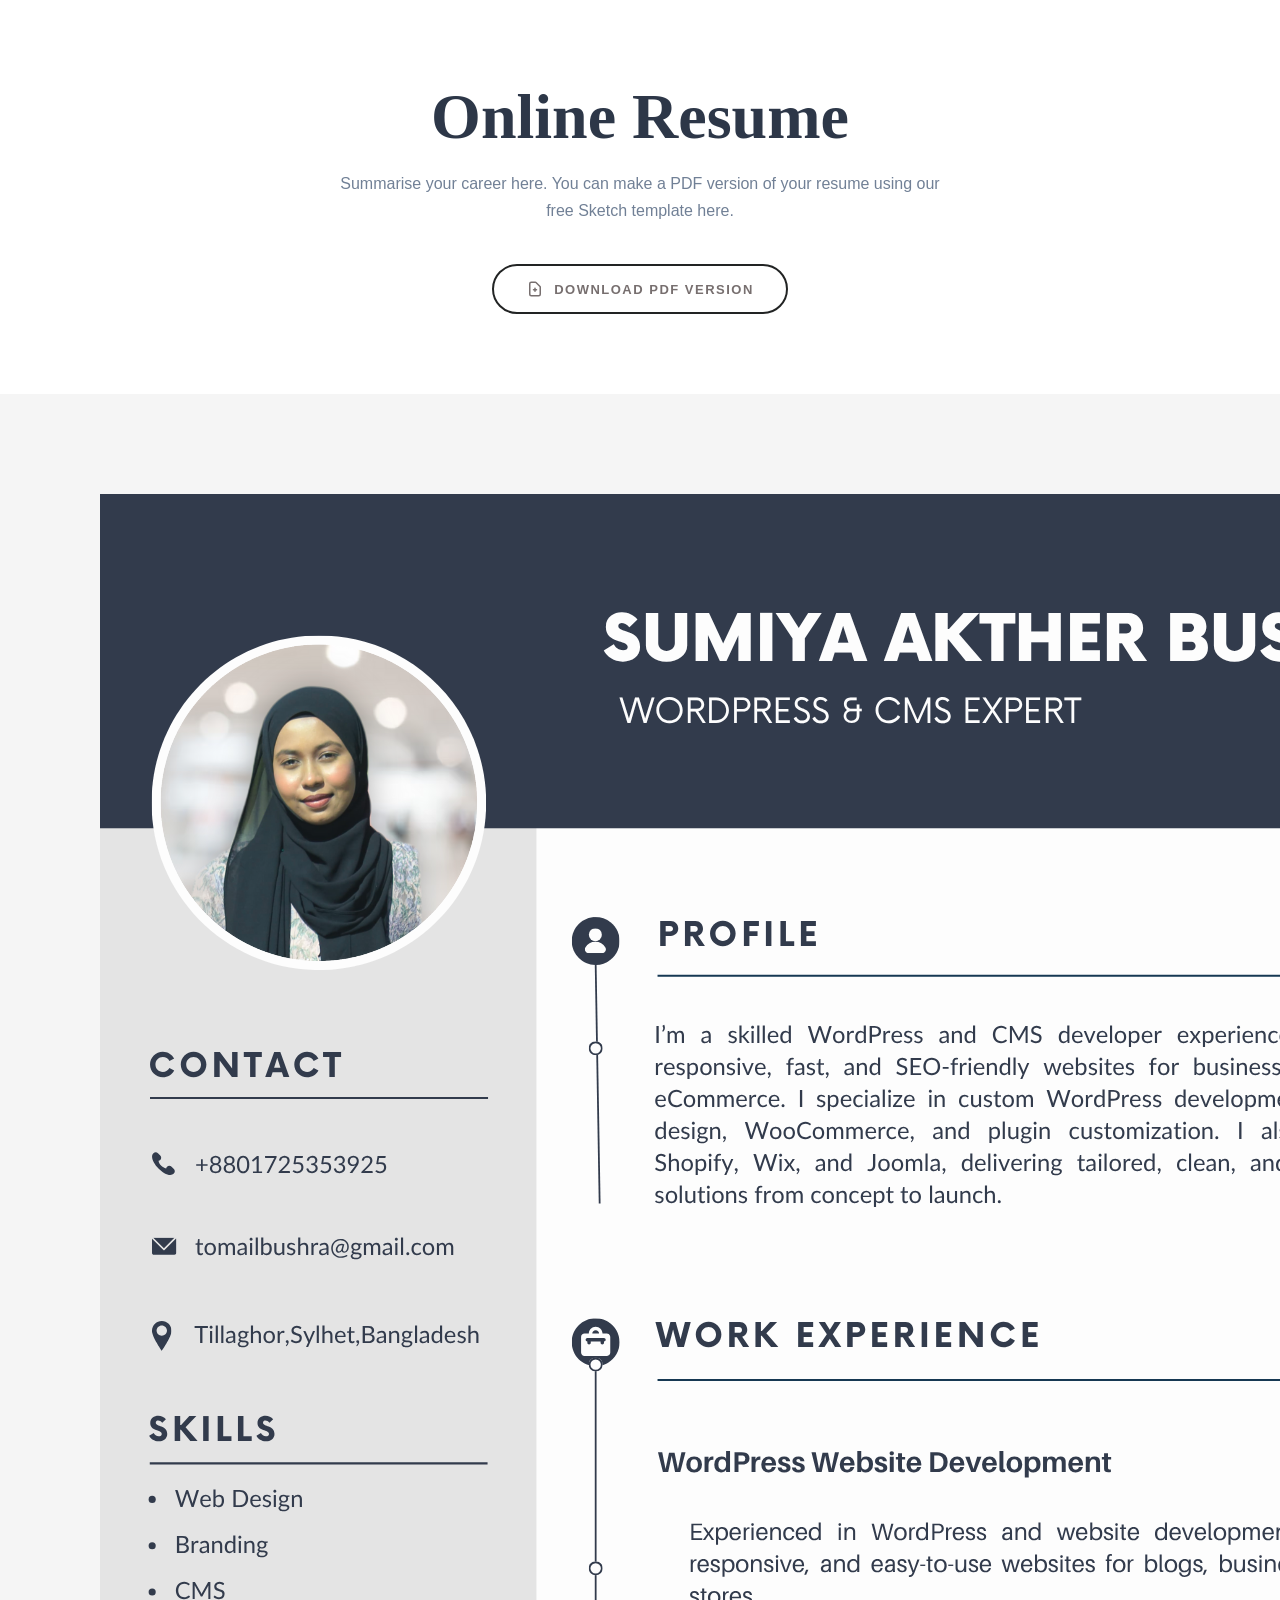
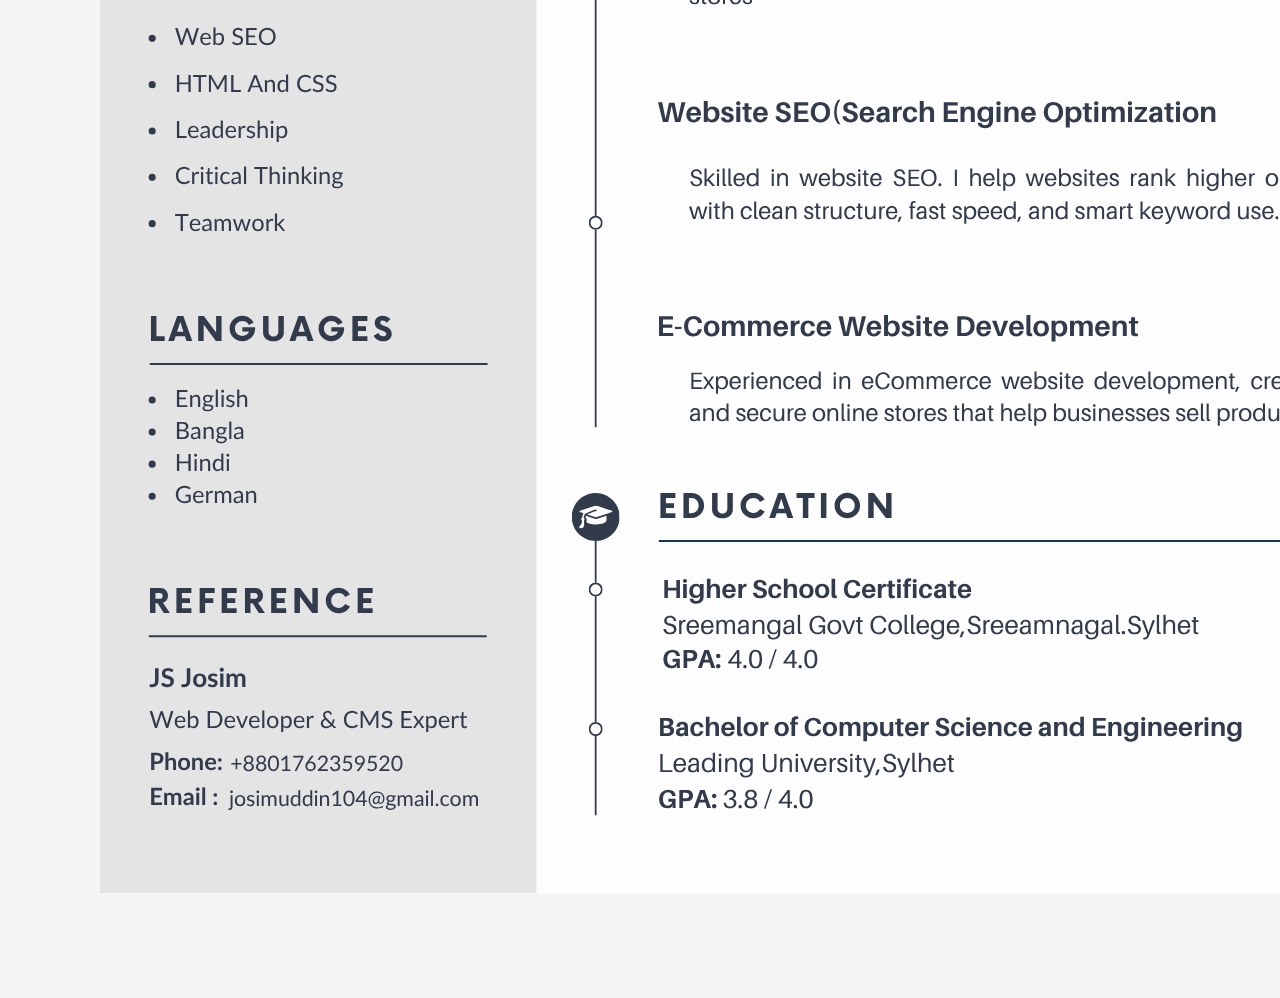
<file: resume.html>
<!DOCTYPE html>
<html lang="en">
<head>
    <meta charset="UTF-8">
    <meta name="viewport" content="width=device-width, initial-scale=1.0">
    <title>Saba Bushra | Resume</title>
    <link rel="shortcut icon" href="images/bushra_pic.jpg" type="image/x-icon">
      <style>
    * {
      margin: 0;
      padding: 0;
      box-sizing: border-box;
    }
    body {
      background-color: #f5f5f5;   
      font-family: 'Inter', sans-serif;
    }
    .hero {
      background-color: #ffffff;
      text-align: center;
      padding: 80px 20px;           
    }
    .hero h1 {
      font-family: 'Playfair Display', serif;
      font-size: 64px;
      color: #2d3748;              
      margin-bottom: 16px;
    }

    .hero p {
      font-size: 16px;
      color: #718096;               
      max-width: 600px;            
      margin: 0 auto 40px auto;    
      line-height: 1.7;
    }

    .hero .btn {
      display: inline-flex;
      align-items: center;
      gap: 10px;

      padding: 14px 32px;
      border: 2px solid #222424;   
      border-radius: 50px;        
      background-color: transparent;

      color: rgb(119, 111, 111);
      font-family: 'Inter', sans-serif;
      font-size: 13px;
      font-weight: 600;
      letter-spacing: 1.5px;
      text-transform: uppercase;
      text-decoration: none;

      cursor: pointer;
      transition: all 0.3s ease;   
    }

  
    .hero .btn:hover {
      background-color: rgb(54, 52, 87);
      color: #ffffff;
    }
    .hero .btn svg {
      width: 18px;
      height: 18px;
      flex-shrink: 0;
    }
    .cv-img img{
        padding:100px;
    }

  </style>
</head>

<body>

  <section class="hero">

    <h1>Online Resume</h1>

    <div class="underline"></div>

    <p>
      Summarise your career here. You can make a PDF version of
      your resume using our free Sketch template here.
    </p>

    <!-- Download button -->
    <a href="#" class="btn">
      <!-- Simple PDF icon (SVG, no extra library needed) -->
      <svg xmlns="http://www.w3.org/2000/svg" fill="none" viewBox="0 0 24 24"
           stroke="currentColor" stroke-width="2">
        <path stroke-linecap="round" stroke-linejoin="round"
              d="M7 21h10a2 2 0 002-2V9.414a1 1 0 00-.293-.707l-5.414-5.414A1 1 0 0012.586 3H7a2 2 0 00-2 2v14a2 2 0 002 2z"/>
        <path stroke-linecap="round" stroke-linejoin="round"
              d="M10 13h4m-2-2v4"/>
      </svg>
      Download PDF Version
    </a>

  </section>

  <section class="cv-img">
    <img src="images/Bushra cv.png" alt="">
  </section>

</body>
</html>
</file>
<file: style.css>
:root {
    --bg-color: #fdfdfd;
    --navy: #051116;
    --gold: #a68b5b;
    --text-dark: #1a1a1a;
    --text-gray: #666;
}

* {
    margin: 0;
    padding: 0;
    box-sizing: border-box;
}

body {
    font-family: 'Inter', sans-serif;
    background-color: var(--bg-color);
    color: var(--text-dark);
    line-height: 1.6;
    overflow-x: hidden;
}

h1,
h2,
h3 {
    font-family: 'Playfair Display', serif;
}

nav {
    display: flex;
    justify-content: space-between;
    align-items: center;
    padding: 5px 8%;
    position: sticky;
    top: 0;
    background: white;
    z-index: 1000;

}

/* logo r jonno */
.logo img {
    height: 100px;
    width: 100px;
    display: block;
}
.logo {
    display: flex;
    align-items: center;
    gap: 4px;

}

/* brand name logo r sathe(saba bushra) eitar jonno */
.brand-name{
    font-size: 20px;
    font-weight: 600;
    font-style: italic;
    margin: 0;
    line-height: 1;
    color: #454037;
    letter-spacing: 2px;
    /* margin-bottom: 10px; */
}


/* nav gula */
.nav-links {
    display: flex;
    list-style: none;
    gap: 10px;
    align-items: center;
}

/* nav style */
.nav-links a {
    text-decoration: none;
    color:#000;
    font-size: 15px;
    padding: 6px 12px;
    border-radius: 4px;
    transition: all 0.3s ease;
}
.nav-links a.active,
.nav-links a:hover {
    background-color: var(--navy);
    color: white !important;
}

.resume-btn {
    background: var(--navy);
    color: white;
    padding: 10px 22px;
    text-decoration: none;
    font-size: 0.75rem;
    letter-spacing: 1px;
    font-weight: 600;
    border-radius: 20px;
}

/* all hero section */
.hero {
    display: flex;
    padding: 60px 8%;
    align-items: center;
    justify-content: space-between;
    min-height: 80vh;
    background-color: rgb(245, 233, 234);
}


/* hero setion er Saba Bushra part */
.hero-text h1 {
    font-size: 56px;
    font-style:normal;
    line-height: 1.1;
    margin-bottom: 25px;
    font-weight: 600;
    letter-spacing: 2px;
    color:#373636;
}

/* your web, my passion part */
.hero-tagline {
    font-size: 30px;
    font-weight: 500;
    letter-spacing: 0.5px;
    color: #334155;
    margin-top: 10px;

}

/* hero section er para */
.hero-text p {
    color:#334155;
    margin-bottom: 40px;
    max-width: 550px;
    font-size: 18px;
}

/* view project and get in touch btn */
.hero-btns {
    display: flex;
    align-items: center;
    gap: 25px;
}

/* view project button */
.btn-black {
    background-color: black;
    color: white;
    padding: 15px 35px;
    border: none;
    cursor: pointer;
    font-weight: 600;
    border-radius: 25px;
    font-family: 'Inter', sans-serif;
}

/* get in touch button */
.btn-contact {
    text-decoration: none;
    color:rgb(129, 67, 77);
    font-weight: 600;
    font-size: 15px;
    border: solid;
    border-color:rgb(161, 155, 155);
    border-radius: 25px;
    padding-top: 7px;
    padding-bottom: 7px;
    padding-left: 20px;
    padding-right: 20px;
}

.hero-image img {
    width: 500px;
    height: 600px;
    object-fit: cover;
    box-shadow: 20px 20px 0px #f5f1ea;
    border-radius: 4px;
}


.domain-section {
    padding: 100px 8%;
    background-color: #f9f9f9;
}

.domain-section h2 {
    font-size: 2.5rem;
    margin-bottom: 10px;
}

.domain-subtext {
    color: var(--text-gray);
    margin-bottom: 50px;
}

.card-container {
    display: grid;
    grid-template-columns: repeat(3, 1fr);
    gap: 20px;
}

.card {
    background: white;
    padding: 50px 30px;
    border-radius: 8px;
}

.card.dark {
    background: var(--navy);
    color: white;
}

.card .icon {
    font-size: 1.5rem;
    margin-bottom: 30px;
    display: block;
    color: var(--gold);
}

.card h3 {
    font-size: 1.6rem;
    margin-bottom: 15px;
}

.card p {
    font-size: 0.9rem;
    color: var(--text-gray);
}

.card.dark p {
    color: #ccc;
}


.philosophy {
    display: flex;
    padding: 100px 8%;
    align-items: center;
    gap: 80px;
}

.philosophy-img {
    flex: 1;
    background: #f5f1ea;
    padding: 30px;
}

.philosophy-img img {
    width: 100%;
    height: auto;
    display: block;
}

.philosophy-text {
    flex: 1;
}

.philosophy-text h2 {
    font-size: 3rem;
    margin-bottom: 30px;
}

.philosophy-text p {
    margin-bottom: 20px;
    color: var(--text-gray);
}

.curated-label {
    display: inline-block;
    margin-top: 30px;
    padding-top: 10px;
    border-top: 1px solid #ddd;
    font-size: 0.7rem;
    letter-spacing: 2px;
    font-weight: 700;
}

/* main footer er background */
.main-footer {
    background-color: #051116;
    color: #ffffff;
    padding: 80px 0 30px;
    font-family: 'Inter', sans-serif;
}

/* footer container part */
.footer-container {
    max-width: 1600px;
    margin: 0 auto;
    padding: 0 5%;
    display: flex;
    justify-content: space-between;
    align-items: flex-start;
}

/* footer brand */
.footer-brand {
    flex: 1;
}


/*  */
.brand-desc {
    font-size: 20px;
    color:  #e1dbdb;
    max-width: 250px;
    margin-bottom: 25px;
    line-height: 1.6;
}

/*  */
.social-box-container {
    display: flex;
    gap: 12px;
}

.social-box {
    width: 45px;
    height: 45px;
    border: 1px solid #1e293b;
    display: flex;
    align-items: center;
    justify-content: center;
    text-decoration: none;
    border-radius: 6px;
    background: rgba(255, 255, 255, 0.03);
    color: white;
}

/* footer nav */
.footer-nav-group {
    flex: 4;
    display: flex;
    justify-content: space-around;

}

/*  */
.footer-col h4 {
    font-size: 30px;
    letter-spacing: 2px;
    color: #fefefe;
    margin-bottom: 25px;
    font-weight: 700;
}

/*  */
.footer-col ul {
    list-style: none;
    padding: 0;
}
/*  */
.footer-col ul li {
    margin-bottom: 12px;
}
/*  */
.footer-col a,
.footer-col p {
    color: #e1dbdb;
    text-decoration: none;
    font-size: 20px;
    transition: 0.3s;
}
/*  */
.footer-col a:hover {
    color: #ffffff;
}
/* text box in footer */
.footer-col input[type="text"],
.footer-col textarea {
    width: 460px;
    padding: 18px 31px;
    margin-bottom: 24px;
    border: none;
    border-radius: 8px;
    color: #0f0f0f;
    background-color: #e1dbdb;
}
/* submit button on footer */
.footer-col .btn-submit{
    border-radius: 8px;
    padding: 10px 20px;
    background-color: rgb(139, 138, 138);
    color: #6b6464;
    font-size: small;
}

/* footer bottom */
.footer-bottom {
    margin-top: 60px;
    border-top: 1px solid rgb(78, 77, 77);
    padding: 30px 0;
}

/* footer bottom content */
.footer-bottom-content {
    max-width: 1200px;
    margin: 0 auto;
    padding: 0 5%;
    display: flex;
    justify-content: space-between;
    font-size: 15px;
    color: white;
    letter-spacing: 1px;
}

.legal-links a {
    color:white;
    text-decoration: none;
    margin-left: 25px;
}

@media (max-width: 900px) {
    .footer-container {
        flex-direction: column;
        align-items: center;
        text-align: center;
    }

    .footer-nav-group {
        flex-direction: column;
        gap: 40px;
        margin-top: 50px;
    }

    .footer-brand {
        display: flex;
        flex-direction: column;
        align-items: center;
    }

    .footer-bottom-content {
        flex-direction: column;
        gap: 15px;
    }
}

@media (max-width: 1024px) {

    .hero,
    .philosophy {
        flex-direction: column;
        text-align: center;
        gap: 50px;
    }

    .hero-text h1 {
        font-size: 3rem;
        white-space: normal;
    }

    .hero-text {
        max-width: 100%;
    }

    .card-container {
        grid-template-columns: 1fr;
    }

    .hero-btns {
        justify-content: center;
    }
}

.optimized-content {
    padding: 100px 8%;
    background-color: #fdfdfd;
}

.optimized-container {
    margin: 0 auto;
    display: flex;
    gap: 50px;
    align-items: flex-start;
}

.optimized-info {
    flex: 1;
}

.optimized-info h2 {
    font-size: 2.8rem;
    margin-bottom: 20px;
}

.optimized-info p {
    color: var(--text-gray);
    font-size: 0.95rem;
    line-height: 1.7;
    margin-bottom: 40px;
    max-width: 450px;
}

.seo-features {
    display: grid;
    grid-template-columns: 1fr 1fr;
    gap: 20px 40px;
}

.feature-item {
    font-size: 0.7rem;
    font-weight: 700;
    letter-spacing: 1px;
    display: flex;
    align-items: center;
    gap: 10px;
    color: #333;
}

.feature-item span {
    font-size: 1rem;
}


.blog-cards {
    flex: 1.2;
    display: flex;
    gap: 30px;

}

.blog-card {
    flex: 1;
    background: white;
    border-radius: 4px;
    overflow: hidden;
    border-style: solid;
    border-color: rgba(0, 0, 0, 0.156);

}

.blog-card:hover {
    transform: translateY(-5px);
}

.blog-img {
    height: 180px;
    overflow: hidden;
}

.blog-img img {
    width: 350px;
    height: 100%;
    object-fit: cover;
}

.blog-details {
    padding: 20px;
}

.blog-details h3 {
    font-size: 1.3rem;
    line-height: 1.3;
    margin-bottom: 12px;
}

.blog-details p {
    font-size: 0.85rem;
    color: var(--text-gray);
    margin-bottom: 20px;
    line-height: 1.5;
}

.read-more {
    font-size: 0.7rem;
    font-weight: 700;
    text-decoration: none;
    color: var(--gold);
    letter-spacing: 1px;
}

@media (max-width: 1024px) {
    .optimized-container {
        flex-direction: column;
    }

    .blog-cards {
        width: 100%;
        flex-direction: column;
    }

    .optimized-info p {
        max-width: 100%;
    }
}


.blog-hero {
    text-align: center;
    padding: 100px 8% 60px;
    background-color: #fdfdfd;
}

.blog-hero h1 {
    font-size: 3.5rem;
    max-width: 900px;
    margin: 20px auto;
    line-height: 1.2;
}

.blog-meta {
    font-size: 0.85rem;
    color: var(--text-gray);
    letter-spacing: 1px;
}


.blog-container {
    max-width: 900px;
    margin: 0 auto;
    padding: 0 5% 100px;
}

.featured-image {
    width: 100%;
    margin-bottom: 50px;
}

.featured-image img {
    width: 100%;
    border-radius: 8px;
    box-shadow: 0 20px 40px rgba(0, 0, 0, 0.05);
}


.blog-content {
    font-size: 1.1rem;
    color: #333;
    line-height: 1.8;
}

.intro-text {
    font-size: 1.3rem;
    font-weight: 500;
    color: var(--navy);
    margin-bottom: 30px;
}

.blog-content h2 {
    font-size: 2rem;
    margin: 50px 0 20px;
    color: var(--navy);
}

.blog-content p {
    margin-bottom: 25px;
}

blockquote {
    border-left: 4px solid var(--gold);
    padding-left: 30px;
    margin: 40px 0;
    font-style: italic;
    font-family: 'Playfair Display', serif;
    font-size: 1.4rem;
    color: #444;
}

.content-image-box {
    margin: 40px 0;
}

.content-image-box img {
    width: 100%;
    border-radius: 4px;
}

.caption {
    font-size: 0.8rem;
    text-align: center;
    color: var(--text-gray);
    margin-top: 10px;
}


.newsletter {
    background: var(--navy);
    color: white;
    text-align: center;
    padding: 100px 8%;
}

.newsletter h3 {
    font-size: 2.5rem;
    margin-bottom: 15px;
}

.newsletter p {
    color: #cbd5e1;
    margin-bottom: 40px;
}

/* .subscribe-form {
    display: flex;
    justify-content: center;
    gap: 15px;
    max-width: 500px;
    margin: 0 auto;
} */

/* .subscribe-form input {
    flex: 1;
    padding: 15px 25px;
    border-radius: 30px;
    border: none;
    outline: none;
} */

/* .subscribe-form button {
    background: var(--gold);
    color: white;
    padding: 15px 35px;
    border: none;
    border-radius: 30px;
    font-weight: 700;
    cursor: pointer;
} */

/* 
@media (max-width: 768px) {
    .blog-hero h1 {
        font-size: 2.5rem;
    }

    .subscribe-form {
        flex-direction: column;
    }
} */


/* blog page er */
.blog-showcase {
    max-width: 1200px;
    margin: 60px auto;
    padding: 0 2%;
    /* background-color: rgb(186, 164, 168); */
}

/* blog page er header(my blog, para eigula) */
.showcase-header {
    justify-content: space-between;
    align-items: center;
    border-bottom: 1.5px solid #b3b1b1;
    padding-bottom: 60px;
    margin-bottom: 60px;
}
/* blog page er header(my blog) */
.showcase-header h1 {
    font-size: 4rem;
    line-height: 2;
    font-family: 'Playfair Display', serif;
    font-weight: 700;
    text-align: center;
}

/* blog page er header(my blog er nicher lekha) */
.header-right {
    font-size: 25px;
    line-height:1.5;
    font-family: 'Playfair Display', serif;
    text-align: center;
}


/* blog page er blog */

    .blog-grid {
      display: grid;
      grid-template-columns: repeat(auto-fit, minmax(280px, 1fr));
      gap: 24px;
      max-width: 1100px;
      margin: 0 auto;
    }

    .blog-card {
      background: #ffffff;
      border: 1px solid #e5e7eb;
      border-radius: 12px;
      overflow: hidden;
      display: flex;
      flex-direction: column;
      transition: box-shadow 0.2s;
    }

    .blog-card:hover {
      box-shadow: 0 4px 20px rgba(0,0,0,0.08);
    }

    /* ── Image area ── */
    .card-img {
      position: relative;
      width: 100%;
      height: 200px;
      overflow: hidden;
      background: #e5e7eb;
    }

    .card-img img {
      width: 100%;
      height: 100%;
      object-fit: cover;
      display: block;
    }

    .badge {
      position: absolute;
      top: 14px;
      left: 50%;
      transform: translateX(-50%);
      background: #22c55e;
      color: #fff;
      font-size: 11px;
      font-weight: 600;
      padding: 4px 14px;
      border-radius: 999px;
      white-space: nowrap;
      letter-spacing: 0.05em;
      text-transform: uppercase;
    }

    /* Badge colour variants */
    .badge.blue   { background: #3b82f6; }
    .badge.purple { background: #a855f7; }
    .badge.orange { background: #f97316; }

    /* ── Card body ── */
    .card-body {
      padding: 1.25rem;
      flex: 1;
      display: flex;
      flex-direction: column;
      gap: 8px;
    }

    .card-title {
      font-size: 16px;
      font-weight: 600;
      color: #111827;
      line-height: 1.4;
    }

    .card-excerpt {
      font-size: 13px;
      color: #6b7280;
      line-height: 1.65;
      flex: 1;
    }

    .card-date {
      font-size: 12px;
      color: #9ca3af;
      margin-top: 8px;
      padding-top: 12px;
      border-top: 1px solid #f0f0f0;
    }





.volume {
    display: block;
    font-size: 0.8rem;
    letter-spacing: 2px;
    color: #a68b5b;
    margin-top: 15px;
    font-weight: 700;
}

.featured-grid {
    display: grid;
    grid-template-columns: 2fr 1fr;
    gap: 40px;
    margin-bottom: 80px;
    align-items: flex-start;
}


.main-featured .post-image {
    position: relative;
    overflow: hidden;
    height: 380px;
    margin-bottom: 25px;
}

.main-featured img {
    width: 100%;
    height: 100%;
    object-fit: cover;

}

.main-featured img {
    width: 100%;
    height: 100%;
    object-fit: cover;

}



.tag {
    position: absolute;
    top: 20px;
    left: 20px;
    background: #000;
    color: #fff;
    padding: 6px 14px;
    font-size: 0.7rem;
    letter-spacing: 1px;
    font-weight: 600;
}

.main-featured .post-date {
    font-size: 0.85rem;
    color: #a68b5b;
    margin-bottom: 10px;
    display: block;
}

.main-featured h2 {
    font-size: 2.2rem;
    margin-bottom: 15px;
}

.main-featured p {
    font-size: 1rem;
    color: #555;
    line-height: 1.7;
    margin-bottom: 20px;
    max-width: 600px;
}

.read-more-link {
    font-size: 0.8rem;
    font-weight: 700;
    text-decoration: none;
    color: #051116;
    letter-spacing: 1px;
}


.side-featured {
    background: #f9f9f9;
    padding: 40px;
    height: 100%;
    display: flex;
    flex-direction: column;
    justify-content: space-between;
}

.side-post .mini-tag {
    font-size: 0.7rem;
    letter-spacing: 1px;
    color: #a68b5b;
    font-weight: 700;
    margin-bottom: 15px;
    display: block;
}

.side-post h3 {
    font-size: 1.6rem;
    margin-bottom: 15px;
}

.side-post p {
    font-size: 0.95rem;
    color: #666;
    line-height: 1.6;
}

.side-featured .post-date {
    font-size: 0.8rem;
    color: #888;
    margin-top: 40px;
}

.author-meta {
    display: flex;
    align-items: center;
    gap: 15px;
}

.author-thumb {
    width: 45px;
    height: 45px;
    border-radius: 50%;
    object-fit: cover;
}

.author-name {
    font-size: 0.85rem;
    font-weight: 600;
    color: #051116;
}

.read-time {
    font-size: 0.8rem;
    color: #888;
}


.newsletter-dark {
    background: #051116;

    color: #fff;
    padding: 80px 5%;
    margin-top: 100px;
}

.newsletter-content {
    max-width: 1200px;
    margin: 0 auto;
    display: flex;
    justify-content: space-between;
    align-items: center;
}

.news-text h2 {
    font-size: 2.8rem;
    font-family: 'Playfair Display', serif;
    margin-bottom: 15px;
}

.news-text p {
    font-size: 1.1rem;
    color: #cbd5e1;
    max-width: 450px;
}

.news-form {
    display: flex;
    gap: 15px;
}

.news-form input {
    background: transparent;
    border: 1px solid #334155;
    padding: 18px 25px;
    color: #fff;
    width: 350px;
    font-size: 1rem;
}

.news-form button {
    background: #a68b5b;
    border: none;
    padding: 18px 35px;
    color: #fff;
    font-weight: 700;
    cursor: pointer;
    font-size: 0.85rem;
    letter-spacing: 1px;
}

@media (max-width: 1024px) {
    .featured-grid {
        grid-template-columns: 1fr;
    }

    .secondary-post {
        flex-direction: column;
        text-align: center;
        gap: 20px;
    }

    .newsletter-content {
        flex-direction: column;
        text-align: center;
        gap: 40px;
    }

    .news-form {
        flex-direction: column;
    }

    .secondary-post .post-image {
        width: 100%;
        height: 250px;
    }
}


.featured-grid.reversed {
    grid-template-columns: 1fr 2fr;
    display: grid;
    gap: 40px;
    align-items: stretch;
}


.featured-grid.reversed .main-featured .post-image {
    height: 400px;
}


.featured-grid.reversed .side-featured {
    background: #f9f9f9;
    display: flex;
    flex-direction: column;
    justify-content: flex-start;
}

.featured-grid.reversed .side-post h3 {
    font-size: 25px;
    margin-bottom: 20px;
}

.featured-grid.reversed .side-post p {
    font-size: 1.1rem;
    max-width: 500px;
}

@media (max-width: 1024px) {
    .featured-grid.reversed {
        grid-template-columns: 1fr;
    }

    .featured-grid.reversed .main-featured .post-image {
        height: 350px;
    }
}



:root {
    --brand-dark: #0a0a0a;
    --gold: #a68b5b;
    --text-dark: #1a1a1a;
    --text-gray: #666;
    --bg-light: #f9f9f9;
}

* {
    margin: 0;
    padding: 0;
    box-sizing: border-box;
}

body {
    font-family: 'Inter', sans-serif;
    background-color: #FDFDFD;

    color: var(--text-dark);
    line-height: 1.6;
}

h1,
h2,
h3 {
    font-family: 'Playfair Display', serif;
}


/* contant page style */
.page-content {
    max-width: 1400px;
    margin: 0 auto;
    padding: 40px;
}

.contact-hero {
    text-align: center;
    padding: 100px 0 60px;
    max-width: 900px;
    margin: 0 auto;
    
}
/* contact page er Contact lekha ta */
.contact-hero h1 {
    font-size: 70px;
    line-height: 1.1;
    color: var(--navy);
    margin-bottom: 20px;
    font-style: normal;
}

/* contact page er Contact er porer para */
.contact-hero p {
    font-size: 1.1rem;
    color: var(--text-gray);
    max-width: 580px;
    margin: 0 auto;
}

.touch-header{
    font-size: 30px;
}

/* contact page er social link gula majkhane ansi */
.social-links-minimal {
    display: flex; 
    justify-content: center; 
    align-items: center;       
    gap: 15px; 
    margin-top: 20px;  
}
/* contact page er social link */
.social-links-minimal img {
    display: block;         
}

/* Get in touch lekha ta majkhane ansi */
.contact-container h2{
    text-align: center;
}

/* form ta shuru hoise  */
.contact-container {
    /* display: flex; */
    max-width: 1200px;
    margin: 50px auto;
    gap: 60px;
    padding: 0 20px;
}



.contact-form-wrapper {
    flex: 2;
    background: #fff;
    padding: 40px;
}

.actual-form {
    display: flex;
    flex-direction: column;
}

.input-group {
    display: grid;
    grid-template-columns: 1fr 1fr;
    gap: 20px;
}

.field {
    margin-bottom: 25px;
}

.field label {
    display: block;
    font-size: 15px;
    font-weight: 600;
    margin-bottom: 8px;
    color:var(--brand-dark);
    letter-spacing: 1px;
}
/* form er text area gula */
.field input,
.field select,
.field textarea {
    width: 100%;
    padding: 12px;
    border: 1px solid #eee;
    background: var(--bg-light);
    font-family: 'Inter', sans-serif;
}

/* chexbox-group, radio-group(select interest, contact method) */
.checkbox-group,
.radio-group {
    display: flex;
    gap:20px;
    font-size: 15px;
}

/* chexbox-group, radio-group(select interest, contact method) */
.checkbox-group label,
.radio-group label {
    display: flex;
    align-items: center;
    gap: 8px;
    font-weight: 600;
    color:rgb(62, 61, 61);
}
/* form er text area */
textarea {
    height: 120px;
    resize: none;
}

/* form er sob button gula(submit, reset, aleart */
.form-buttons {
    display: flex;
    align-items: center;
    gap: 30px;
    margin-top: 20px;
    font-size: 16px;
    letter-spacing: 1px;
    font-weight: 700;
}

/* submit button */
.btn-submit {
    background: var(--brand-dark);
    color: white;
    padding: 15px 40px;
    border: none;
    cursor: pointer;
    font-weight: 600;
    border-radius: 15px;
}

/* reset button */
.btn-reset {
    background: none;
    border: solid;
    padding: 10px 30px;
    border-radius: 15px;
    color: var(--text-gray);
    cursor: pointer;
    font-weight: 600;
}

/* aleart button */
.btn-alert {
    margin-left: auto;
    background: #fdf2f2;
    padding: 10px 30px;
    border-radius: 10px;
    color: #e03131;
    border: none;
    padding: 10px 30px;
    font-size: 15px;
    letter-spacing: 1px;
}

 /* contact card(phone + email) in footer(contact page) */
    .contact-cards {
      display: flex;
      justify-content: center;
      gap: 20px;
      flex-wrap: wrap;
      margin-top: 8px;
    }
/* contact card(phone + email) in footer(contact page) */
    .contact-card {
      display: flex;
      align-items: center;
      gap: 14px;
      border: 1px solid #e2e8f0;
      border-radius: 8px;
      padding: 16px 28px;
      min-width: 260px;
      transition: box-shadow 0.3s, border-color 0.3s;
      text-decoration: none;
      color: inherit;
    }
/* contact card(phone + email) in footer(contact page) */
    .contact-card:hover {
      box-shadow: 0 4px 16px rgba(0,0,0,0.08);
      border-color: #38b2ac;
    }
/* contact card(phone + email) in footer(contact page) */
    .contact-card .card-icon {
      font-size: 24px;
      color: #38b2ac;
    }
/* contact card(phone + email) in footer(contact page) */
    .contact-card .card-text strong {
      display: block;
      font-size: 15px;
      font-weight: 700;
      color: #ffffff;
    }
/* contact card(phone + email) in footer(contact page) */
    .contact-card .card-text span {
      font-size: 12px;
      color: #bbbdbf;
    }



:root {
    --bg-color: #f8f8f8;
    --text-main: #1a1a1a;
    --accent: #8b7346;
    --gray-light: #e0e0e0;
}

body {
    background-color:rgb(237, 228, 232);
    font-family: 'Inter', sans-serif;
    color: var(--text-main);
}

.project-header {
    padding: 100px 10%;
    display: grid;
    grid-template-columns: 1fr 1fr;
    align-items: end;
}

.archive-vol {
    grid-column: 1 / span 2;
    font-size: 11px;
    letter-spacing: 2px;
    margin-bottom: 20px;
    display: block;
}

.project-header h1 {
    font-family: 'Playfair Display', serif;
    font-size: 80px;
    line-height: 0.9;
    margin: 0;
    padding-left: 150px;
    padding-bottom: 50px;
}

.header-desc {
    font-size: 16px;
    line-height: 1.6;
    max-width: 700px;
    color: #555;
    padding-left: 120px;
}

/* CSS */
.btn-hire {
  display: inline-flex;
  align-items: center;
  gap: 8px;

  padding: 12px 28px;
  border: 2px solid rgb(165, 21, 69);
  border-radius: 50px;
  background: transparent;

  color: rgb(165, 21, 69);
  font-size: 14px;
  font-weight: 600;
  letter-spacing: 1px;
  text-decoration: none;
}

.btn-hire img {
  width: 18px;
  height: 18px;
}

.btn-hire:hover {
  background: rgb(177, 59, 98);
  color: #fff;
}

.project-item {
    display: flex;
    align-items: center;
    padding: 80px 10%;
    gap: 100px;
}

.project-img-box {
    flex: 1;
    display: flex;
    align-items: center;
    justify-content: center;
    background-color: #eeeeee;
    height: 500px;
    width: 500px;
    border-radius: 15px;
    overflow: hidden;


}


.project-img-box img {
    width: 100%;
    height: 100%;
    object-fit: cover;
    background-color: transparent;
}

.gray-bg {
    background: #eeeeee;
}

.dark-bg {
    background: var(--gray-light)
}

.project-info {
    flex: 0.8;
}

.proj-id {
    font-size: 11px;
    font-weight: 700;
    letter-spacing: 1px;
    color: var(--accent);
    margin-bottom: 15px;
    display: block;
}

.project-info h2 {
    font-family: 'Playfair Display', serif;
    font-size: 42px;
    margin-bottom: 20px;
}

.view-case {
    text-decoration: none;
    color: var(--text-main);
    font-weight: 600;
    font-size: 12px;
    border-bottom: 1px solid #ccc;
    padding-bottom: 5px;
}


.gallery-grid {
    display: grid;
    grid-template-columns: 1.5fr 1fr 1fr;
    grid-gap: 20px;
    padding: 80px 10%;
}

.grid-item {
    position: relative;
    overflow: hidden;
}

.grid-item img {
    width: 100%;
    height: 100%;
    object-fit: cover;
}

.tall {
    grid-row: span 2;
}

.overlay-text {
    position: absolute;
    bottom: 20px;
    left: 20px;
    color: white;
    font-weight: 600;
}


.portfolio-container {
    padding: 50px 10%;
    background-color: #f8f8f8;
}

.portfolio-item {
    position: sticky;
    top: 50px;
    height: 500px;
    display: flex;
    justify-content: center;
    align-items: center;
    margin-bottom: 100px;
    transition: transform 0.3s ease;
}

.content-box {
    width: 100%;
    height: 100%;
    background-color: #f2f7e4;
    border-radius: 20px;
    padding: 40px;
    display: flex;
    align-items: center;
    gap: 40px;
    box-shadow: 0 -10px 30px rgba(0, 0, 0, 0.05);
}

.p1 .content-box {
    background-color: #f2f7e4;
}

.p2 .content-box {
    background-color: #e4f7f2;
}

.p3 .content-box {
    background-color: #f7e4f2;
}

.content-box img {
    width: 50%;
    height: auto;
    object-fit: contain;
}

.text-content {
    width: 40%;
}

.text-content h2 {
    font-family: 'Inter', sans-serif;
    font-size: 32px;
    margin-bottom: 20px;
}


.footer-col input[type="text"],
.footer-col textarea {
    width: 460px;
    padding: 18px 31px;
    margin-bottom: 24px;
    border: none;
    border-radius: 8px;
    color: #0f0f0f;
    background-color: #e1dbdb;
}
.footer-col .btn-submit{
    border-radius: 8px;
    padding: 10px 20px;
    background-color: rgb(241, 217, 217);
    color: #6b6464;
    font-size: small;
}
</file>
<file: about_style.css>
:root {
      --navy: #1a2744;
      --gold: #c9a84c;
      --light-gold: #e8d5a3;
      --text: #2d3748;
      --muted: #718096;
      --light: #f7f8fa;
      --border: #e2e8f0;
      --white: #ffffff;
    }

    * { margin: 0; padding: 0; box-sizing: border-box; }

    body {
      font-family: 'Source Sans 3', sans-serif;
      background: var(--light);
      color: var(--text);
      font-size: 15px;
    }


    /* hero section */
    .hero {
      background:#e1dbdb;
      color:rgb(15, 15, 15);
      padding-top: 100px;   
    padding-bottom: 100px;
    padding-left: 250px;
    min-height: auto;
    }
    .hero .label {
      font-size: 10px;
      font-weight: 600;
      letter-spacing: 2.5px;
      text-transform: uppercase;
      color:rgb(74, 72, 72);
    }
    .hero-inner {
      display: flex;
      align-items: flex-start;
      gap: 20px;
    }
    .hero-photo {
      width: 88px;
      height: 88px;
      border-radius: 50%;
      border: 3px solid var(--gold);
      overflow: hidden;
      flex-shrink: 0;
      background: #38393b;
      display: flex;
      align-items: center;
      justify-content: center;
      font-size: 36px;
      color: #d5d5d6;
    }
    .hero-photo img { width: 100%; height: 100%; object-fit: cover; }
    .hero-info h1 {
      font-family: 'Cormorant Garamond', serif;
      font-size: 40px;
      font-weight: 700;
      line-height: 1.2;
      margin-bottom: 5px;
    }
    .hero-info .dept {
      font-size: 15px;
      color: #5c5d5f;
      line-height: 1.5;
    }
    .hero-info .dept strong {
      color: rgb(96, 94, 94);
      font-weight: 600;
    }
    .page { max-width: 1200px; margin: 0 auto; padding: 0 0 60px; }

    /* section block */
    .section {
      background: var(--white);
      margin: 16px 0;
      padding: 28px 24px;

    }
    .section-title {
      font-family: 'Cormorant Garamond', serif;
      font-size: 25px;
      font-weight: 700;
      color: var(--navy);
      margin-bottom: 6px;
      padding-bottom: 8px;
      border-bottom: 2px solid var(--gold);
      display: inline-block;
    }
    .section-subtitle {
      font-size: 18px;
      color: var(--muted);
      margin: 10px 0 20px;
      line-height: 1.6;
    }

    /* timeline(education) */
    .timeline { 
        padding-left: 0;
     }
    .timeline-item {
      display: flex;
      gap: 16px;
      padding: 16px 0;
      border-bottom: 1px solid var(--border);
    }
    .timeline-item:last-child { border-bottom: none; }
    .timeline-year {
      font-size: 15px;
      color: var(--gold);
      font-weight: 600;
      letter-spacing: 0.5px;
      min-width: 72px;
      padding-top: 3px;
    }
    .timeline-content h3 {
      font-family: 'Cormorant Garamond', serif;
      font-size: 20px;
      font-weight: 700;
      color: var(--navy);
      margin-bottom: 2px;
    }
    .timeline-content .institution {
      font-size: 15px;
      font-weight: 600;
      color: var(--muted);
      margin-bottom: 6px;
    }
    .timeline-content p {
      font-size: 15px;
      color: #718096;
      line-height: 1.6;
    }

  /* skills */
    .skills-intro {
      font-size: 18px;
      color: rgb(24, 23, 23);
      font-style: normal;
      margin-bottom: 18px;
      line-height: 1.6;
    }
    .skill-item {
      padding: 14px 0;
      border-bottom: 1px solid var(--border);
    }
    .skill-item:last-child { border-bottom: none; }

    .skill-tag {
      display: inline-block;
      background: #eef2f8;
      color:rgb(23, 22, 22);
      font-size: 15px;
      font-weight: 600;
      letter-spacing: 0.5px;
      padding: 2px 8px;
      border-radius: 3px;
      margin-right: 4px;
      margin-bottom: 6px;
    }

    /* academic results table */
    .results-intro {
      font-size: 20px;
      color:rgb(49, 47, 47);
      font-style: italic;
      margin-bottom: 18px;
    }
    .results-table {
      width: 100%;
      border-collapse: collapse;
      font-size: 18px;
    }
    .results-table thead tr {
      background: rgb(35, 34, 34);
      color: var(--white);
    }
    .results-table th {
      padding: 10px 12px;
      text-align: left;
      font-size: 10px;
      font-weight: 600;
      letter-spacing: 1px;
      text-transform: uppercase;
    }
    .results-table td {
      padding: 12px 12px;
      border-bottom: 1px solid var(--border);
      color: rgb(24, 24, 24);
      vertical-align: top;
    }
    .results-table tr:last-child td { border-bottom: none; }
    .results-table tr:nth-child(even) td { background: #f9fafb; }
    .results-table .degree {
      font-weight: 600;
      color: rgb(36, 34, 34);
      display: block;
    }
    .results-table .sub {
      font-size: 11px;
      color: var(--muted);
    }

    /* footer er ager ta */
    .quote-block {
      background:#e1dbdb;
      padding: 36px 28px;
      margin: 16px 0;
    }
    .quote-block blockquote {
      font-family: 'Cormorant Garamond', serif;
      font-size: 30px;
      font-style: italic;
      color: black;
      line-height: 1.7;
      margin-bottom: 20px;
      position: relative;
      padding-left: 20px;
      border-left: 3px solid var(--gold);
    }
    .quote-block .quote-author {
      font-size: 11px;
      font-weight: 700;
      letter-spacing: 2px;
      text-transform: uppercase;
      color: var(--gold);
    }
</file>
